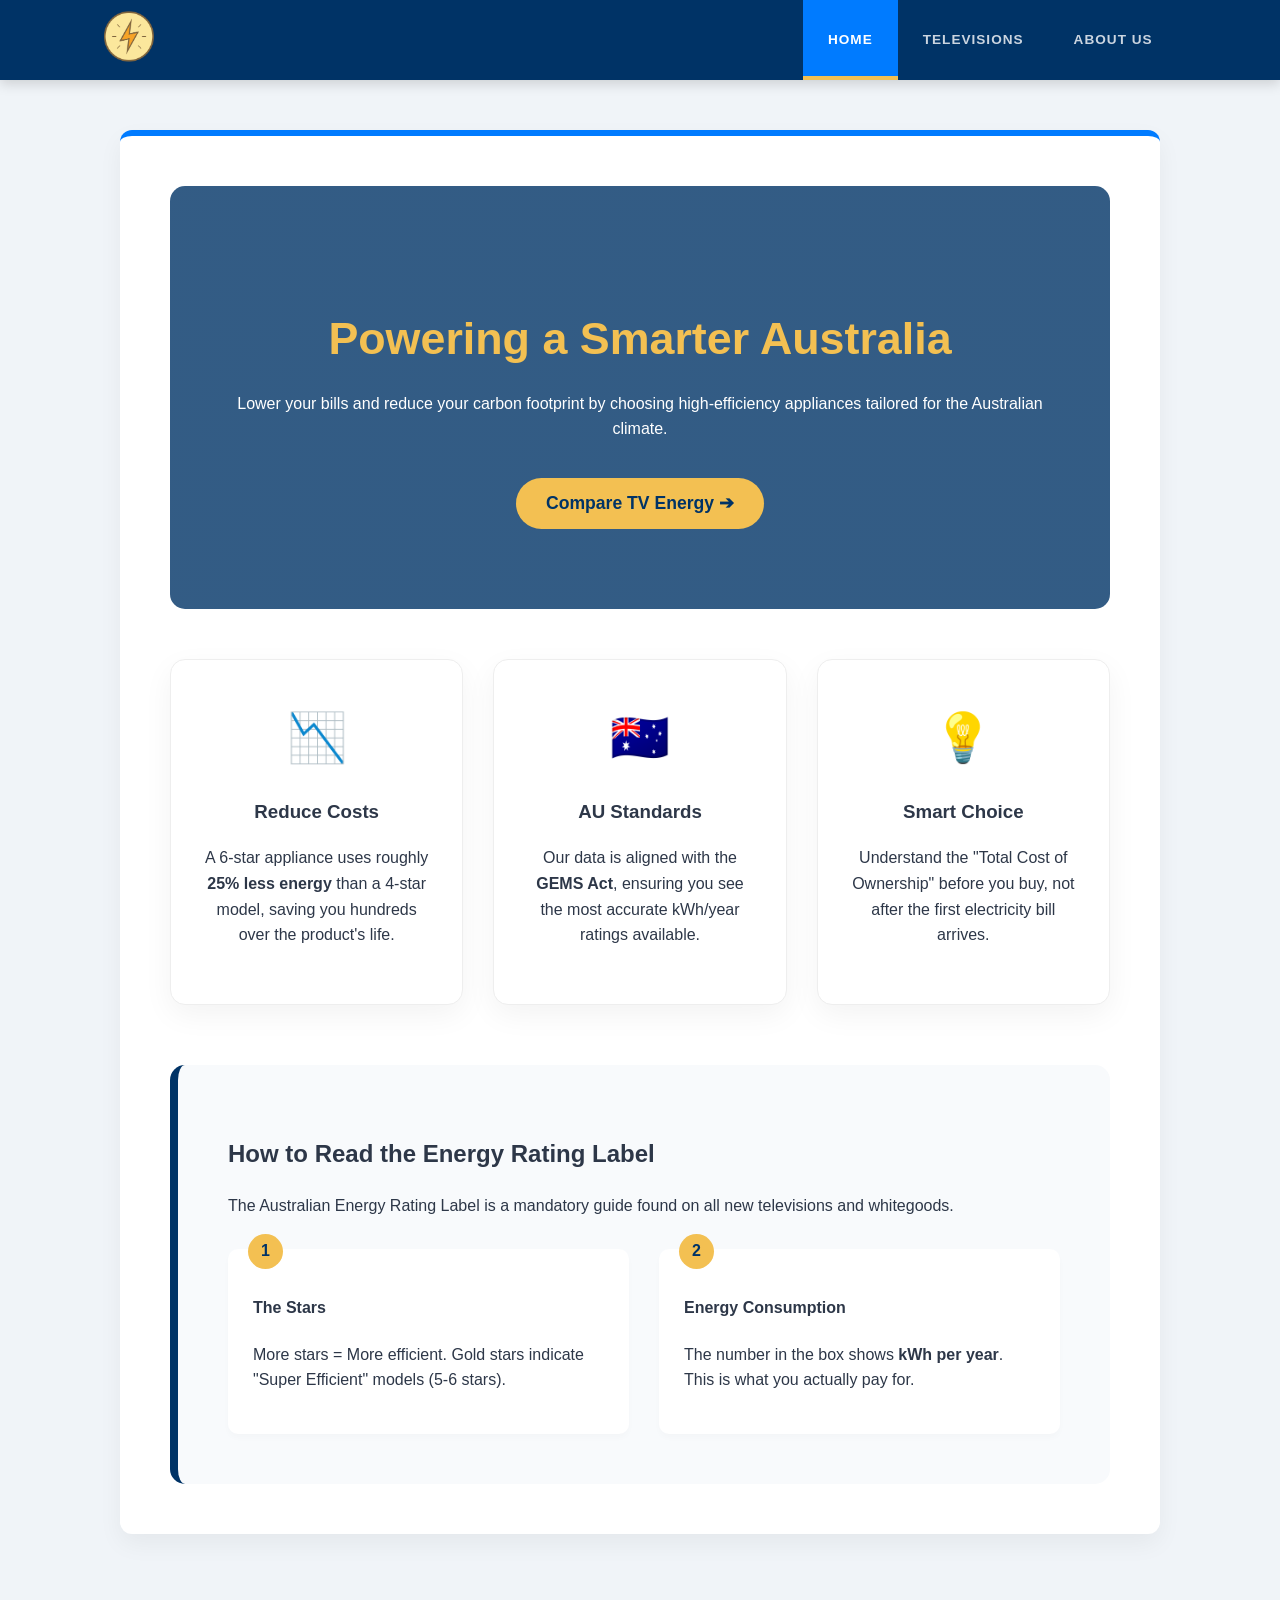
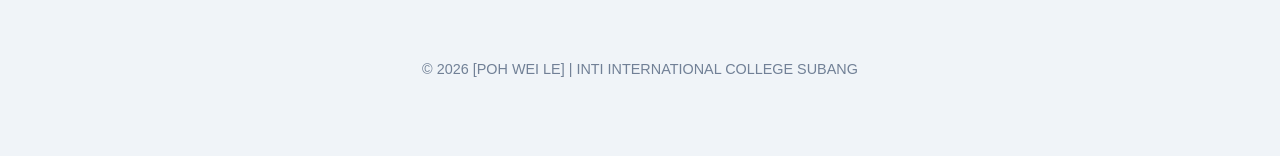
<file: Exercise 0.2/energy-webpage-v1/index.html>
<!DOCTYPE html>
<html lang="en">
<head>
    <meta charset="UTF-8">
    <meta name="viewport" content="width=device-width, initial-scale=1.0">
    <title>Energy Wise Australia</title>
    <link rel="stylesheet" href="./css/style.css">
</head>
<body>

    <header>
        <nav id="top-nav">
            <div class="logo-container">
                <img src="images/PowerIcon.png" alt="Power Logo" id="home-logo" onclick="showPage('home')">
            </div>
            <ul class="nav-links">
                <li><a href="#" id="link-home" class="active" onclick="showPage('home')">Home</a></li>
                <li><a href="#" id="link-televisions" onclick="showPage('televisions')">Televisions</a></li>
                <li><a href="#" id="link-about" onclick="showPage('about')">About Us</a></li>
            </ul>
        </nav>
    </header>

    <main id="content">
        <section id="home" class="page">
            <div class="hero-section">
                <div class="hero-content">
                    <h1>Powering a Smarter Australia</h1>
                    <p>Lower your bills and reduce your carbon footprint by choosing high-efficiency appliances tailored for the Australian climate.</p>
                    <button class="cta-button" onclick="showPage('televisions')">Compare TV Energy ➔</button>
                </div>
            </div>

            <div class="features-grid">
                <div class="feature-card">
                    <div class="card-icon">📉</div>
                    <h3>Reduce Costs</h3>
                    <p>A 6-star appliance uses roughly <strong>25% less energy</strong> than a 4-star model, saving you hundreds over the product's life.</p>
                </div>
                <div class="feature-card">
                    <div class="card-icon">🇦🇺</div>
                    <h3>AU Standards</h3>
                    <p>Our data is aligned with the <strong>GEMS Act</strong>, ensuring you see the most accurate kWh/year ratings available.</p>
                </div>
                <div class="feature-card">
                    <div class="card-icon">💡</div>
                    <h3>Smart Choice</h3>
                    <p>Understand the "Total Cost of Ownership" before you buy, not after the first electricity bill arrives.</p>
                </div>
            </div>

            <div class="label-explainer">
                <h2>How to Read the Energy Rating Label</h2>
                <p>The Australian Energy Rating Label is a mandatory guide found on all new televisions and whitegoods.</p>
                
                <div class="guide-flex">
                    <div class="guide-box">
                        <span class="number">1</span>
                        <h4>The Stars</h4>
                        <p>More stars = More efficient. Gold stars indicate "Super Efficient" models (5-6 stars).</p>
                    </div>
                    <div class="guide-box">
                        <span class="number">2</span>
                        <h4>Energy Consumption</h4>
                        <p>The number in the box shows <strong>kWh per year</strong>. This is what you actually pay for.</p>
                    </div>
                </div>
            </div>
        </section>

        <section id="televisions" class="page" style="display:none;">
            <h1>Television Energy Ratings</h1>
            <p>Compare the energy consumption of popular television models currently in the Australian market.</p>
            
            <div class="search-container">
                <input type="text" id="tvSearch" onkeyup="filterTable()" placeholder="Search by Brand or Model...">
            </div>

            <div id="csv-table-container">
                <p>Loading energy data...</p>
            </div>
        </section>

        <section id="about" class="page" style="display:none;">
            <div class="about-hero">
                <h1>Our Commitment to Australia</h1>
                <p class="lead-text">Empowering households with transparency, data, and sustainable choices since 2026.</p>
            </div>

            <div class="pillars-grid">
                <div class="pillar-card">
                    <div class="pillar-icon">🎯</div>
                    <h4>Accuracy</h4>
                    <p>We source data directly from national energy archives to ensure every kWh is accounted for.</p>
                </div>
                <div class="pillar-card">
                    <div class="pillar-icon">🌿</div>
                    <h4>Sustainability</h4>
                    <p>Our mission is to reduce the national carbon footprint, one appliance at a time.</p>
                </div>
                <div class="pillar-card">
                    <div class="pillar-icon">🤝</div>
                    <h4>Independence</h4>
                    <p>Energy Wise Australia is a neutral platform. Our star ratings are based on physics, not ads.</p>
                </div>
            </div>

            <div class="about-content-split">
                <div class="text-content">
                    <h3>Why We Do It</h3>
                    <p>The Australian energy market is one of the most complex in the world. With rising costs and a shift toward renewable energy, understanding how much power your TV or fridge pulls from the grid is no longer a luxury—it's a necessity.</p>
                    
                    <div class="mini-stat">
                        <span class="stat-number">10+ Stars</span>
                        <p>We track the latest "Super Efficient" appliances that go beyond the standard 6-star rating.</p>
                    </div>
                </div>
                
                <div class="visual-content">
                    <div class="star-rating-preview">
                        <div class="star-row">★★★★★</div>
                        <p>The standard of excellence in the Australian market.</p>
                    </div>
                </div>
            </div>

        </section>
    </main>

    <footer>
        <p>&copy; 2026 [POH WEI LE] | INTI INTERNATIONAL COLLEGE SUBANG</p>
    </footer>

    <script src="js/script.js"></script>
</body>
</html>
</file>
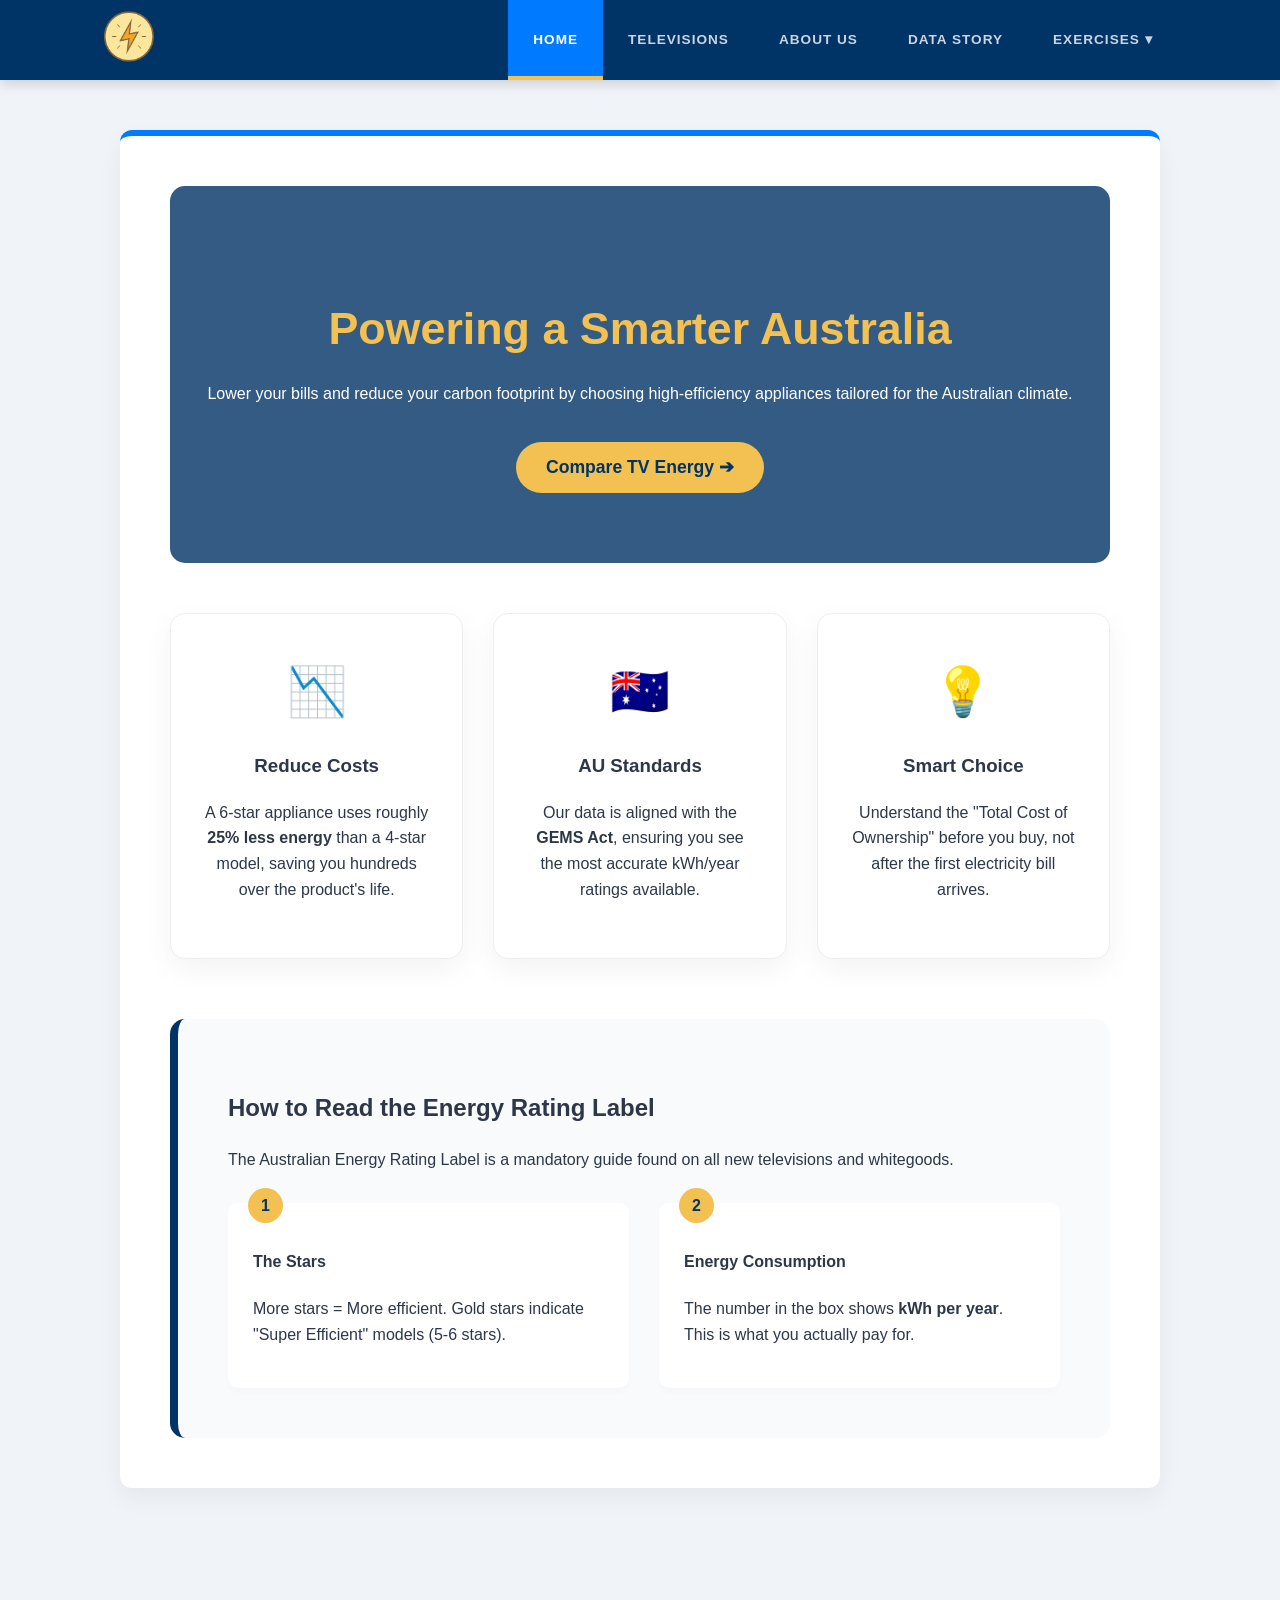
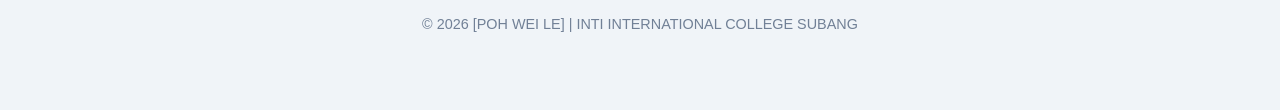
<file: Exercise 5/energy-webpage-v1/index.html>
<!DOCTYPE html>
<html lang="en">
<head>
    <meta charset="UTF-8">
    <meta name="viewport" content="width=device-width, initial-scale=1.0">
    <title>Energy Wise Australia</title>
    <link rel="icon" type="image/png" href="./images/PowerIcon2.png">
    <link rel="stylesheet" href="./css/style.css">
</head>
<body>

    <header>
        <nav id="top-nav">
            <div class="logo-container">
                <img src="images/PowerIcon.png" alt="Power Logo" id="home-logo" onclick="showPage('home')">
            </div>
            <ul class="nav-links">
                <li><a href="#" id="link-home" class="active" onclick="showPage('home')">Home</a></li>
                <li><a href="#" id="link-televisions" onclick="showPage('televisions')">Televisions</a></li>
                <li><a href="#" id="link-about" onclick="showPage('about')">About Us</a></li>
                <li><a href="#" id="link-data-story" onclick="showPage('data-story')">Data Story</a></li>
                
                <li class="dropdown">
                    <a href="#" class="dropbtn">Exercises ▾</a>
                    <div class="dropdown-content">
                        <a href="#" id="link-svg-exercise" onclick="showPage('svg-exercise')">SVG Exercise</a>
                        <a href="#" id="link-d3-exercise" onclick="showPage('d3-exercise')">Exercise 4</a>
                        <a href="#" id="link-d3-dashboard" onclick="showPage('d3-dashboard')">Exercise 5</a>
                    </div>
                </li>
            </ul>
        </nav>
    </header>

    <main id="content">
        <section id="home" class="page">
            <div class="hero-section">
                <div class="hero-content">
                    <h1>Powering a Smarter Australia</h1>
                    <p>Lower your bills and reduce your carbon footprint by choosing high-efficiency appliances tailored for the Australian climate.</p>
                    <button class="cta-button" onclick="showPage('televisions')">Compare TV Energy ➔</button>
                </div>
            </div>

            <div class="features-grid">
                <div class="feature-card">
                    <div class="card-icon">📉</div>
                    <h3>Reduce Costs</h3>
                    <p>A 6-star appliance uses roughly <strong>25% less energy</strong> than a 4-star model, saving you hundreds over the product's life.</p>
                </div>
                <div class="feature-card">
                    <div class="card-icon">🇦🇺</div>
                    <h3>AU Standards</h3>
                    <p>Our data is aligned with the <strong>GEMS Act</strong>, ensuring you see the most accurate kWh/year ratings available.</p>
                </div>
                <div class="feature-card">
                    <div class="card-icon">💡</div>
                    <h3>Smart Choice</h3>
                    <p>Understand the "Total Cost of Ownership" before you buy, not after the first electricity bill arrives.</p>
                </div>
            </div>

            <div class="label-explainer">
                <h2>How to Read the Energy Rating Label</h2>
                <p>The Australian Energy Rating Label is a mandatory guide found on all new televisions and whitegoods.</p>
                
                <div class="guide-flex">
                    <div class="guide-box">
                        <span class="number">1</span>
                        <h4>The Stars</h4>
                        <p>More stars = More efficient. Gold stars indicate "Super Efficient" models (5-6 stars).</p>
                    </div>
                    <div class="guide-box">
                        <span class="number">2</span>
                        <h4>Energy Consumption</h4>
                        <p>The number in the box shows <strong>kWh per year</strong>. This is what you actually pay for.</p>
                    </div>
                </div>
            </div>
        </section>

        <section id="televisions" class="page" style="display:none;">
            <h1>Television Energy Ratings</h1>
            <p>Compare the energy consumption of popular television models currently in the Australian market.</p>
            
            <div class="search-container">
                <input type="text" id="tvSearch" onkeyup="filterTable()" placeholder="Search by Brand or Model...">
            </div>

            <div id="csv-table-container">
                <p>Loading energy data...</p>
            </div>
        </section>

        <section id="about" class="page" style="display:none;">
            <div class="about-hero">
                <h1>Our Commitment to Australia</h1>
                <p class="lead-text">Empowering households with transparency, data, and sustainable choices since 2026.</p>
            </div>

            <div class="pillars-grid">
                <div class="pillar-card">
                    <div class="pillar-icon">🎯</div>
                    <h4>Accuracy</h4>
                    <p>We source data directly from national energy archives to ensure every kWh is accounted for.</p>
                </div>
                <div class="pillar-card">
                    <div class="pillar-icon">🌿</div>
                    <h4>Sustainability</h4>
                    <p>Our mission is to reduce the national carbon footprint, one appliance at a time.</p>
                </div>
                <div class="pillar-card">
                    <div class="pillar-icon">🤝</div>
                    <h4>Independence</h4>
                    <p>Energy Wise Australia is a neutral platform. Our star ratings are based on physics, not ads.</p>
                </div>
            </div>

            <div class="about-content-split">
                <div class="text-content">
                    <h3>Why We Do It</h3>
                    <p>The Australian energy market is one of the most complex in the world. With rising costs and a shift toward renewable energy, understanding how much power your TV or fridge pulls from the grid is no longer a luxury—it's a necessity.</p>
                    
                    <div class="mini-stat">
                        <span class="stat-number">10+ Stars</span>
                        <p>We track the latest "Super Efficient" appliances that go beyond the standard 6-star rating.</p>
                    </div>
                </div>
                
                <div class="visual-content">
                    <div class="star-rating-preview">
                        <div class="star-row">★★★★★</div>
                        <p>The standard of excellence in the Australian market.</p>
                    </div>
                </div>
            </div>
        </section>

        <section id="data-story" class="page" style="display:none;">
            <div class="hero-section">
                <div class="hero-content">
                    <h1>The Australian TV Energy Storyboard</h1>
                    <p>A visual journey exploring efficiency, size, and market trends.</p>
                </div>
            </div>

            <div class="data-story-grid">
                <div class="story-card" onclick="openStoryModal('q1-modal')">
                    <span class="card-number">01</span>
                    <h3>Market Availability</h3>
                    <p>What TV technologies are actually on Australian shelves?</p>
                    <span class="view-story-btn">View Storyboard ➔</span>
                </div>
                <div class="story-card" onclick="openStoryModal('q2-modal')">
                    <span class="card-number">02</span>
                    <h3>Popular Sizes</h3>
                    <p>Which screen sizes are the most frequent in the data?</p>
                    <span class="view-story-btn">View Storyboard ➔</span>
                </div>
                <div class="story-card" onclick="openStoryModal('q3-modal')">
                    <span class="card-number">03</span>
                    <h3>Brand Volume</h3>
                    <p>Which manufacturers provide the largest number of models?</p>
                    <span class="view-story-btn">View Storyboard ➔</span>
                </div>

                <div class="story-card wide-card" onclick="openStoryModal('q4-modal')">
                    <span class="card-number">04</span>
                    <h3>Efficiency King</h3>
                    <p>Which specific technology consumes the least power?</p>
                    <span class="view-story-btn">View Storyboard ➔</span>
                </div>
                <div class="story-card wide-card" onclick="openStoryModal('q5-modal')">
                    <span class="card-number">05</span>
                    <h3>Size vs. Power</h3>
                    <p>What is the mathematical relationship between inches and kWh?</p>
                    <span class="view-story-btn">View Storyboard ➔</span>
                </div>
            </div>

            <div class="story-modal-overlay" id="q1-modal">
                <div class="story-modal-content">
                    <span class="close-modal" onclick="closeStoryModal('q1-modal')">×</span>
                    <div class="carousel-container" id="carousel-q1">
                        <div class="carousel-slide active">
                            <img src="images/q1-f1.png" alt="Q1 Frame 1">
                            <p class="frame-caption"><strong>Frame 1 (Issue):</strong> Shoppers are overwhelmed by labels like LCD, OLED, and LED.</p>
                        </div>
                        <div class="carousel-slide">
                            <img src="images/q1-f2.png" alt="Q1 Frame 2">
                            <p class="frame-caption"><strong>Frame 2 :</strong> The GEMS dataset shows over 3 different display variations currently on sale.</p>
                        </div>
                        <div class="carousel-slide">
                            <img src="images/q1-f3.png" alt="Q1 Frame 3">
                            <p class="frame-caption"><strong>Frame 3 :</strong> We grouped these into three main categories—Standard LED, LCD, and OLED.</p>
                        </div>
                        <div class="carousel-slide">
                            <img src="images/q1-f4.png" alt="Q1 Frame 4">
                            <p class="frame-caption"><strong>Frame 4 :</strong> Analyzing model frequency for each category across the Australian market.</p>
                        </div>
                        <div class="carousel-slide">
                            <img src="images/q1-f5.png" alt="Q1 Frame 5">
                            <p class="frame-caption"><strong>Frame 5 :</strong> LED is revealed as the most frequent technology available.</p>
                        </div>
                        <div class="carousel-slide">
                            <img src="images/q1-f6.png" alt="Q1 Frame 6">
                            <p class="frame-caption"><strong>Frame 6 (Recommendation):</strong> Choose LED for value; choose OLED for premium contrast.</p>
                        </div>
                        <div class="carousel-controls">
                            <button onclick="moveSlide('carousel-q1', -1)">❮ Back</button>
                            <button onclick="moveSlide('carousel-q1', 1)">Next ❯</button>
                        </div>
                    </div>
                </div>
            </div>

            <div class="story-modal-overlay" id="q2-modal">
                <div class="story-modal-content">
                    <span class="close-modal" onclick="closeStoryModal('q2-modal')">×</span>
                    <div class="carousel-container" id="carousel-q2">
                        <div class="carousel-slide active"><img src="images/q2-f1.png"><p class="frame-caption"><strong>Frame 1 (Issue):</strong> Buyers struggle to pick a size that balances preference with availability.</p></div>
                        <div class="carousel-slide"><img src="images/q2-f2.png"><p class="frame-caption"><strong>Frame 2 :</strong> Data shows a massive range from 16" to 116", creating a "choice paradox".</p></div>
                        <div class="carousel-slide"><img src="images/q2-f3.png"><p class="frame-caption"><strong>Frame 3 :</strong> Identifying the "Standard" Australian sizes used by most manufacturers.</p></div>
                        <div class="carousel-slide"><img src="images/q2-f4.png"><p class="frame-caption"><strong>Frame 4 :</strong> Mapping total models against specific screen inch categories.</p></div>
                        <div class="carousel-slide"><img src="images/q2-f5.png"><p class="frame-caption"><strong>Frame 5 :</strong> Bar chart show 55" and 65" are the most frequent "sweet spot" sizes.</p></div>
                        <div class="carousel-slide"><img src="images/q2-f6.png"><p class="frame-caption"><strong>Frame 6 (Recommendation):</strong> Shop 55-65" for the most competitive pricing and model variety.</p></div>
                        <div class="carousel-controls"><button onclick="moveSlide('carousel-q2', -1)">❮ Back</button><button onclick="moveSlide('carousel-q2', 1)">Next ❯</button></div>
                    </div>
                </div>
            </div>

            <div class="story-modal-overlay" id="q3-modal">
                <div class="story-modal-content">
                    <span class="close-modal" onclick="closeStoryModal('q3-modal')">×</span>
                    <div class="carousel-container" id="carousel-q3">
                        <div class="carousel-slide active"><img src="images/q3-f1.png"><p class="frame-caption"><strong>Frame 1 (Issue):</strong> Over 100 brands exist; which ones provide actual variety?</p></div>
                        <div class="carousel-slide"><img src="images/q3-f2.png"><p class="frame-caption"><strong>Frame 2 :</strong> Many obscure brands offer few energy-efficient options compared to leaders.</p></div>
                        <div class="carousel-slide"><img src="images/q3-f3.png"><p class="frame-caption"><strong>Frame 3 :</strong> Ranking manufacturers by model count to see who provides most choice.</p></div>
                        <div class="carousel-slide"><img src="images/q3-f4.png"><p class="frame-caption"><strong>Frame 4 :</strong> Categorizing the 2026 dataset by manufacturer volume.</p></div>
                        <div class="carousel-slide"><img src="images/q3-f5.png"><p class="frame-caption"><strong>Frame 5 :</strong> Bar charts show Samsung and KOGAN lead the market in variety.</p></div>
                        <div class="carousel-slide"><img src="images/q3-f6.png"><p class="frame-caption"><strong>Frame 6 (Recommendation):</strong> Stick to major brands for transparency and high-efficiency choices.</p></div>
                        <div class="carousel-controls"><button onclick="moveSlide('carousel-q3', -1)">❮ Back</button><button onclick="moveSlide('carousel-q3', 1)">Next ❯</button></div>
                    </div>
                </div>
            </div>

            <div class="story-modal-overlay" id="q4-modal">
                <div class="story-modal-content">
                    <span class="close-modal" onclick="closeStoryModal('q4-modal')">×</span>
                    <div class="carousel-container" id="carousel-q4">
                        <div class="carousel-slide active"><img src="images/q4-f1.png"><p class="frame-caption"><strong>Frame 1 (Issue):</strong> Can choosing the right tech lower your electricity bill?</p></div>
                        <div class="carousel-slide"><img src="images/q4-f2.png"><p class="frame-caption"><strong>Frame 2 :</strong> Standard LED backlights waste power even during dark scenes.</p></div>
                        <div class="carousel-slide"><img src="images/q4-f3.png"><p class="frame-caption"><strong>Frame 3 :</strong> Investigating OLED pixels versus traditional backlighting.</p></div>
                        <div class="carousel-slide"><img src="images/q4-f4.png"><p class="frame-caption"><strong>Frame 4 :</strong> Testing average power draw across technology types.</p></div>
                        <div class="carousel-slide"><img src="images/q4-f5.png"><p class="frame-caption"><strong>Frame 5 :</strong> LCD technology draws the least power in normal watching tests.</p></div>
                        <div class="carousel-slide"><img src="images/q4-f6.png"><p class="frame-caption"><strong>Frame 6 (Recommendation):</strong> Invest in LCD for long-term savings, choose OLED for cinematic viewing.</p></div>
                        <div class="carousel-controls"><button onclick="moveSlide('carousel-q4', -1)">❮ Back</button><button onclick="moveSlide('carousel-q4', 1)">Next ❯</button></div>
                    </div>
                </div>
            </div>

            <div class="story-modal-overlay" id="q5-modal">
                <div class="story-modal-content">
                    <span class="close-modal" onclick="closeStoryModal('q5-modal')">×</span>
                    <div class="carousel-container" id="carousel-q5">
                        <div class="carousel-slide active"><img src="images/q5-f1.png"><p class="frame-caption"><strong>Frame 1 (Issue):</strong> Does a larger screen always result in a much higher bill?</p></div>
                        <div class="carousel-slide"><img src="images/q5-f2.png"><p class="frame-caption"><strong>Frame 2 :</strong> 32" vs 75" reveals a giant gap in raw electricity demand.</p></div>
                        <div class="carousel-slide"><img src="images/q5-f3.png"><p class="frame-caption"><strong>Frame 3 :</strong> Plotting every model to find the exact mathematical trend.</p></div>
                        <div class="carousel-slide"><img src="images/q5-f4.png"><p class="frame-caption"><strong>Frame 4 :</strong> Measuring "Surface Area Effect" on annual kWh usage.</p></div>
                        <div class="carousel-slide"><img src="images/q5-f5.png"><p class="frame-caption"><strong>Frame 5 :</strong> Scatter plots confirm a direct, positive correlation: Size = Power.</p></div>
                        <div class="carousel-slide"><img src="images/q5-f6.png"><p class="frame-caption"><strong>Frame 6 (Recommendation):</strong> Upscaling size adds cost; always check the kWh label.</p></div>
                        <div class="carousel-controls"><button onclick="moveSlide('carousel-q5', -1)">❮ Back</button><button onclick="moveSlide('carousel-q5', 1)">Next ❯</button></div>
                    </div>
                </div>
            </div>

        </section>

        <section id="svg-exercise" class="page" style="display:none;">
            <div class="hero-section">
                <div class="hero-content">
                    <h1>The SVG Modern Cottage</h1>
                    <p>An exploration of Scalable Vector Graphics, nested grouping, and coordinate systems.</p>
                </div>
            </div>

            <div class="feature-card" style="margin-bottom: 10px; padding: 20px;">
                <div style="text-align: center; overflow-x: auto;">
                    <svg viewBox="0 0 800 600" width="100%" height="auto" style="max-width: 800px; border:2px solid var(--primary-blue); background: #bae6fd; border-radius: 15px;">
                        
                        <g fill="#ffffff" opacity="0.7">
                            <ellipse cx="100" cy="80" rx="40" ry="25" />
                            <ellipse cx="140" cy="90" rx="50" ry="30" />
                            <ellipse cx="650" cy="120" rx="60" ry="35" />
                        </g>

                        <rect x="0" y="450" width="800" height="150" fill="#4ade80" />

                        <path d="M 400 600 Q 380 520 400 450" stroke="#94a3b8" stroke-width="60" fill="none" stroke-dasharray="12, 6" />

                        <rect x="300" y="160" width="30" height="70" fill="#991b1b" stroke="#450a0a" /> <g fill="#64748b" opacity="0.4">
                            <circle cx="315" cy="140" r="8" />
                            <circle cx="330" cy="115" r="12" />
                            <circle cx="350" cy="85" r="18" />
                        </g>

                        <rect x="250" y="230" width="300" height="220" fill="#fef08a" stroke="#ca8a04" stroke-width="3" /> <path d="M 230 230 L 400 80 L 570 230 Z" fill="#450a0a" stroke="#1c1917" stroke-width="2" /> <circle cx="400" cy="160" r="25" fill="#e0f2fe" stroke="#0ea5e9" stroke-width="2" /> <g transform="translate(0, 0)" fill="#e0f2fe" stroke="#0ea5e9" stroke-width="2">
                            <g transform="translate(280, 270)">
                                <rect x="0" y="0" width="60" height="80" />
                                <line x1="0" y1="40" x2="60" y2="40" />
                                <line x1="30" y1="0" x2="30" y2="80" />
                            </g>
                            <g transform="translate(460, 270)">
                                <rect x="0" y="0" width="60" height="80" />
                                <line x1="0" y1="40" x2="60" y2="40" />
                                <line x1="30" y1="0" x2="30" y2="80" />
                            </g>
                        </g>

                        <rect x="370" y="340" width="60" height="110" fill="#1e3a8a" />
                        <circle cx="415" cy="395" r="3" fill="#fbbf24" />

                        <g transform="translate(120, 480)">
                            <rect x="-10" y="-120" width="20" height="120" fill="#78350f" />
                            <ellipse cx="0" cy="-140" rx="70" ry="60" fill="#166534" />
                            <ellipse cx="30" cy="-160" rx="50" ry="45" fill="#15803d" />
                            <ellipse cx="-25" cy="-170" rx="45" ry="40" fill="#14532d" />
                        </g>

                        <g transform="translate(600, 520)">
                            <ellipse cx="0" cy="0" rx="80" ry="25" fill="#451a03" opacity="0.3" /> 
                            <g transform="translate(-30, 0)">
                                <line x1="0" y1="0" x2="0" y2="-40" stroke="#166534" stroke-width="3" />
                                <path d="M -8 -40 Q 0 -55 8 -40 Z" fill="#ef4444" />
                            </g>
                            <g transform="translate(0, 5)">
                                <line x1="0" y1="0" x2="0" y2="-45" stroke="#166534" stroke-width="3" />
                                <path d="M -8 -45 Q 0 -60 8 -45 Z" fill="#f59e0b" />
                            </g>
                            <g transform="translate(30, 0)">
                                <line x1="0" y1="0" x2="0" y2="-40" stroke="#166534" stroke-width="3" />
                                <path d="M -8 -40 Q 0 -55 8 -40 Z" fill="#ec4899" />
                            </g>
                        </g>

                        <text x="400" y="580" font-family="Arial" font-size="22" font-weight="bold" fill="#1e3a8a" text-anchor="middle">
                            Garden & Yellow Cottage
                        </text>
                    </svg>
                </div>
            </div>
                
            <div class="feature-card" style="grid-column: span 2;">
                <div class="card-icon">📏</div>
                <h3>Technical Coordinate Mapping</h3>
                <p>The table below annotates each SVG shape type used in the "Garden & Yellow Cottage" diagram.</p>
                
                <div style="overflow-x: auto; margin-top: 10px;">
                    <table class="energy-table">
                        <thead>
                            <tr>
                                <th style="width: 15%;">Shape Type</th>
                                <th style="width: 30%;">Code Element</th>
                                <th style="width: 35%;">Key Attributes</th>
                                <th style="width: 20%;">Visual Part</th>
                            </tr>
                        </thead>
                        <tbody>
                            <tr>
                                <td><strong>Rectangle</strong></td>
                                <td><code>&lt;rect x="250" y="230" ...&gt;</code></td>
                                <td>Top-left corner at (250, 230). Extends 300px right and 220px down.</td>
                                <td>Main House Body</td>
                            </tr>
                            <tr>
                                <td><strong>Circle</strong></td>
                                <td><code>&lt;circle cx="415" cy="395" r="3"&gt;</code></td>
                                <td>Center point at (415, 395) with a radius of 3px.</td>
                                <td>Door Knob</td>
                            </tr>
                            <tr>
                                <td><strong>Ellipse</strong></td>
                                <td><code>&lt;ellipse cx="100" cy="80" rx="40" ry="25"&gt;</code></td>
                                <td>Center at (100, 80). Horizontal radius 40px, vertical radius 25px.</td>
                                <td>Cloud Shapes</td>
                            </tr>
                            <tr>
                                <td><strong>Line</strong></td>
                                <td><code>&lt;line x1="0" y1="0" x2="0" y2="-40"&gt;</code></td>
                                <td>Starts at origin (0, 0) and ends at (0, -40) relative to its group.</td>
                                <td>Flower Stems</td>
                            </tr>
                            <tr>
                                <td><strong>Path (Polygon)</strong></td>
                                <td><code>&lt;path d="M 230 230 L 400 80 L 570 230 Z"&gt;</code></td>
                                <td>M moves to (230, 230). L draws lines to (400, 80) and (570, 230). Z closes the triangle.</td>
                                <td>Roof Triangle</td>
                            </tr>
                            <tr>
                                <td><strong>Path (Curve)</strong></td>
                                <td><code>&lt;path d="M 400 600 Q 380 520 400 450"&gt;</code></td>
                                <td>M starts at (400, 600). Q draws a Quadratic Bézier curve through control point (380, 520).</td>
                                <td>Stone Path</td>
                            </tr>
                            <tr>
                                <td><strong>Text</strong></td>
                                <td><code>&lt;text x="400" y="580"&gt;</code></td>
                                <td>Baseline positioned at (400, 580). <code>text-anchor="middle"</code> centers the text.</td>
                                <td>Diagram Label</td>
                            </tr>
                            <tr>
                                <td><strong>Group (&lt;g&gt;)</strong></td>
                                <td><code>&lt;g fill="#e0f2fe" stroke="#0ea5e9"&gt;</code></td>
                                <td>Wraps window elements. <code>fill</code> and <code>stroke</code> apply to all children automatically.</td>
                                <td>Window Units</td>
                            </tr>
                        </tbody>
                    </table>
                </div>

                <div class="dom-documentation-rows" style="display: flex; flex-direction: column; gap: 30px;">

                    <div class="feature-card" style="width: 100%; text-align: center;">
                        <div class="card-icon">🌳</div>
                        <h3>DOM Hierarchy View</h3>
                        <div style="display: flex; flex-direction: column; align-items: center; gap: 20px;">
                            <img src="images/dom_hierarchy.png" alt="Expanded SVG Tags" style="width: 100%; max-width: 650px; border-radius: 8px; border: 1px solid #ddd; box-shadow: 0 4px 10px rgba(0,0,0,0.1);">
                            <div style="max-width: 700px; text-align: left;">
                                <p><strong>(Part A):</strong> This view displays the fully expanded <code>&lt;svg&gt;</code> tree within the browser's <strong>Elements</strong> tab.</p>
                                <p>By expanding the nodes, we can verify how the browser nests <code>&lt;g&gt;</code>, <code>&lt;rect&gt;</code>, and <code>&lt;path&gt;</code> tags as distinct, manageable objects.</p>
                            </div>
                        </div>
                    </div>

                    <div class="feature-card" style="width: 100%; text-align: center;">
                        <div class="card-icon">🔦</div>
                        <h3>Live View Verification</h3>
                        <div style="display: flex; flex-direction: column; align-items: center; gap: 20px;">
                            <img src="images/dom_highlight.png" alt="Highlighted Viewport" style="width: 100%; max-width: 650px; border-radius: 8px; border: 1px solid #ddd; box-shadow: 0 4px 10px rgba(0,0,0,0.1);">
                            <div style="max-width: 700px; text-align: left;">
                                <p><strong>(Part B):</strong> This verification shows the "Highlight" effect triggered by the inspector tool.</p>
                                <p>When the mouse hovers over the SVG node in the code, the browser creates a blue overlay on the webpage, confirming the direct link between the mathematical code and the visual output.</p>
                            </div>
                        </div>
                    </div>

                </div>

            </div>

        </section>

        <section id="d3-exercise" class="page" style="display:none;">
            <div class="hero-section">
                <div class="hero-content">
                    <h1>TV Energy Consumption Analysis</h1>
                    <p>An interactive Bar Chart visualization comparing average power usage across major electronics brands.</p>
                    <div class="hero-stats">
                        <span><strong>Data Source:</strong> Energy Rating Dataset</span><br>
                        <span><strong>Metric:</strong> Average kWh/Year</span>
                        <span><strong>Library:</strong> D3.js</span>
                    </div>
                </div>
            </div>

            <div class="chart-wrapper">
                <div class="responsive-svg-container"></div>
            </div>
        </section>

        <section id="d3-dashboard" class="page" style="display:none;">
            <div class="hero-section">
                <div class="hero-content">
                    <h1>Multi-Chart Analytics Environment</h1>
                    <p>An advanced diagnostic dashboard exploring product-level television data alongside macro-level Australian energy spot prices.</p>
                </div>
            </div>

            <div class="dashboard-grid">
                
                <div class="chart-card">
                    <h3>Energy Consumption vs. Star Rating</h3>
                    <p class="chart-desc">Plots individual data records from the primary dataset to investigate if a higher star classification successfully compresses annual usage footprints.</p>
                    <div class="responsive-svg-container" id="scatter-container"></div>
                </div>

                <div class="chart-card">
                    <h3>Screen Technology Impact (All Sizes)</h3>
                    <p class="chart-desc">Proportional distribution of mean energy consumption across the entire market, broken down by screen manufacturing methods and built via radial layout components.</p>
                    <div class="responsive-svg-container" id="donut-container"></div>
                </div>

                <div class="chart-card">
                    <h3>Screen Technology Impact (55" Only)</h3>
                    <p class="chart-desc">Isolating identical dimensional surface sizes to evaluate how baseline panel classifications change electrical load demands without dimensional skewing.</p>
                    <div class="responsive-svg-container" id="bar-container"></div>
                </div>

                <div class="chart-card">
                    <h3>Wholesale Electricity Spot Prices (1998 - 2024)</h3>
                    <p class="chart-desc">Longitudinal time-series analysis tracking average regional Australian grid market pool pricing structures across interconnected vector chronological coordinate splines.</p>
                    <div class="responsive-svg-container" id="line-container"></div>
                </div>

            </div>
        </section>

    </main>

    <footer>
        <p>&copy; 2026 [POH WEI LE] | INTI INTERNATIONAL COLLEGE SUBANG</p>
    </footer>

    <script src="js/script.js"></script>

    <script src="https://d3js.org/d3.v7.min.js"></script>

    <script src="js/d3.js"></script>
    <script src="js/chart-scatter.js"></script>
    <script src="js/chart-donut.js"></script>
    <script src="js/chart-bar55.js"></script>
    <script src="js/chart-line.js"></script>

</body>

</html>
</file>
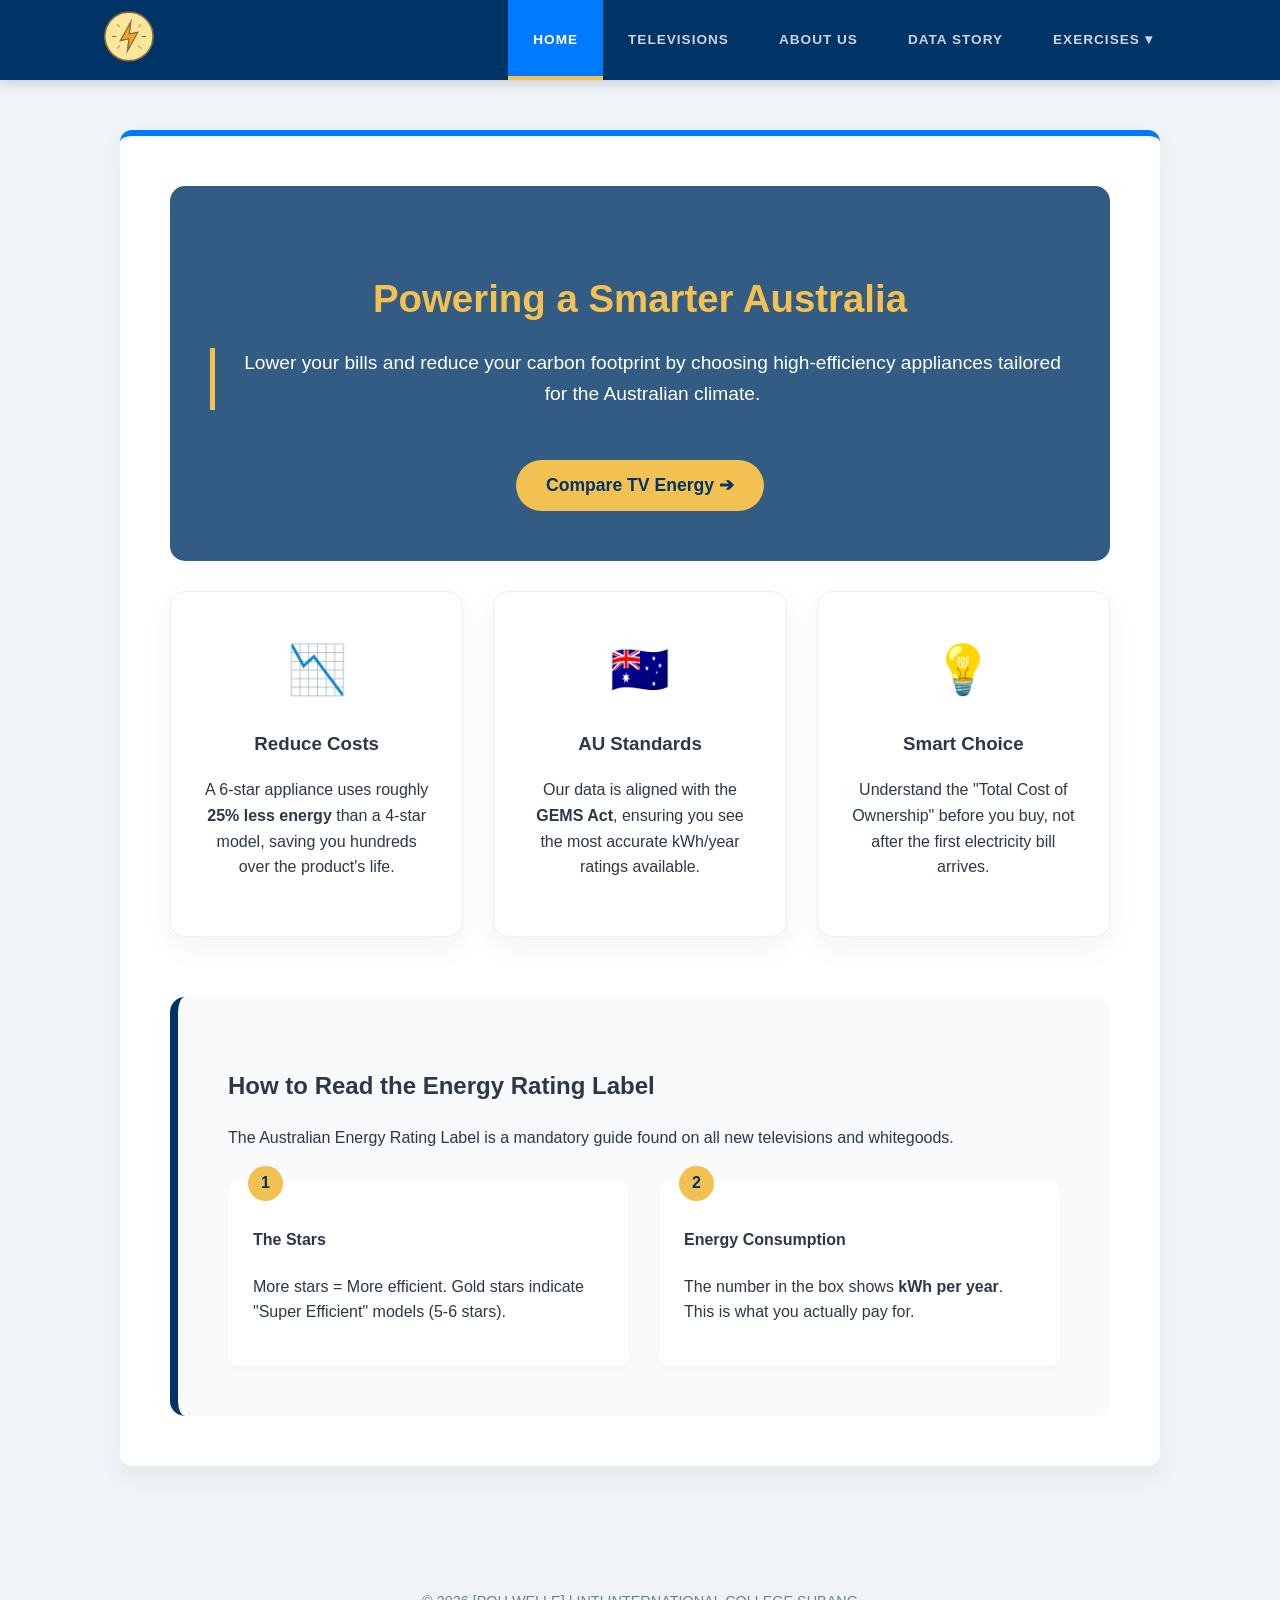
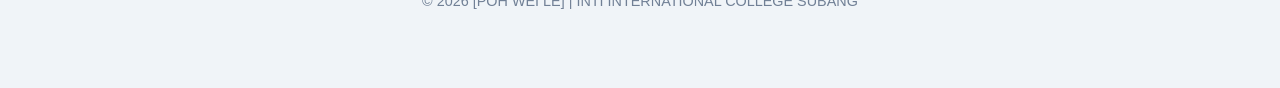
<file: Exercise 6/energy-webpage-v1/index.html>
<!DOCTYPE html>
<html lang="en">
<head>
    <meta charset="UTF-8">
    <meta name="viewport" content="width=device-width, initial-scale=1.0">
    <title>Energy Wise Australia</title>
    <link rel="icon" type="image/png" href="./images/PowerIcon2.png">
    <link rel="stylesheet" href="./css/style.css">

    <link rel="stylesheet" href="./css/base.css">
    <link rel="stylesheet" href="./css/visualisations.css">

</head>
<body>

    <header>
        <nav id="top-nav">
            <div class="logo-container">
                <img src="images/PowerIcon.png" alt="Power Logo" id="home-logo" onclick="showPage('home')">
            </div>
            <ul class="nav-links">
                <li><a href="#" id="link-home" class="active" onclick="showPage('home')">Home</a></li>
                <li><a href="#" id="link-televisions" onclick="showPage('televisions')">Televisions</a></li>
                <li><a href="#" id="link-about" onclick="showPage('about')">About Us</a></li>
                <li><a href="#" id="link-data-story" onclick="showPage('data-story')">Data Story</a></li>
                
                <li class="dropdown">
                    <a href="#" class="dropbtn">Exercises ▾</a>
                    <div class="dropdown-content">
                        <a href="#" id="link-svg-exercise" onclick="showPage('svg-exercise')">SVG Exercise</a>
                        <a href="#" id="link-d3-exercise" onclick="showPage('d3-exercise')">Exercise 4</a>
                        <a href="#" id="link-d3-dashboard" onclick="showPage('d3-dashboard')">Exercise 5</a>
                        <a href="#" id="link-d3-histogram" onclick="showPage('d3-histogram')">Exercise 6</a>
                    </div>
                </li>
            </ul>
        </nav>
    </header>

    <main id="content">
        <section id="home" class="page">
            <div class="hero-section">
                <div class="hero-content">
                    <h1>Powering a Smarter Australia</h1>
                    <p class="lead-text">Lower your bills and reduce your carbon footprint by choosing high-efficiency appliances tailored for the Australian climate.</p>
                    <button class="cta-button" onclick="showPage('televisions')">Compare TV Energy ➔</button>
                </div>
            </div>

            <div class="features-grid">
                <div class="feature-card">
                    <div class="card-icon">📉</div>
                    <h3>Reduce Costs</h3>
                    <p>A 6-star appliance uses roughly <strong>25% less energy</strong> than a 4-star model, saving you hundreds over the product's life.</p>
                </div>
                <div class="feature-card">
                    <div class="card-icon">🇦🇺</div>
                    <h3>AU Standards</h3>
                    <p>Our data is aligned with the <strong>GEMS Act</strong>, ensuring you see the most accurate kWh/year ratings available.</p>
                </div>
                <div class="feature-card">
                    <div class="card-icon">💡</div>
                    <h3>Smart Choice</h3>
                    <p>Understand the "Total Cost of Ownership" before you buy, not after the first electricity bill arrives.</p>
                </div>
            </div>

            <div class="label-explainer">
                <h2>How to Read the Energy Rating Label</h2>
                <p>The Australian Energy Rating Label is a mandatory guide found on all new televisions and whitegoods.</p>
                
                <div class="guide-flex">
                    <div class="guide-box">
                        <span class="number">1</span>
                        <h4>The Stars</h4>
                        <p>More stars = More efficient. Gold stars indicate "Super Efficient" models (5-6 stars).</p>
                    </div>
                    <div class="guide-box">
                        <span class="number">2</span>
                        <h4>Energy Consumption</h4>
                        <p>The number in the box shows <strong>kWh per year</strong>. This is what you actually pay for.</p>
                    </div>
                </div>
            </div>
        </section>

        <section id="televisions" class="page" style="display:none;">
            <div class="hero-section">
                <div class="hero-content">
                    <h1>Television Energy Ratings</h1>
                    <p class="lead-text">Compare the energy consumption of popular television models currently in the Australian market.</p>
                </div>
            </div>

            <div class="search-container">
                <input type="text" id="tvSearch" onkeyup="filterTable()" placeholder="Search by Brand or Model...">
            </div>

            <div id="csv-table-container">
                <p>Loading energy data...</p>
            </div>
        </section>

        <section id="about" class="page" style="display:none;">
            <div class="hero-section">
                <div class="hero-content">
                    <h1>Our Commitment to Australia</h1>
                    <p class="lead-text">Empowering households with transparency, data, and sustainable choices since 2026.</p>
                </div>
            </div>

            <div class="pillars-grid">
                <div class="pillar-card">
                    <div class="pillar-icon">🎯</div>
                    <h4>Accuracy</h4>
                    <p>We source data directly from national energy archives to ensure every kWh is accounted for.</p>
                </div>
                <div class="pillar-card">
                    <div class="pillar-icon">🌿</div>
                    <h4>Sustainability</h4>
                    <p>Our mission is to reduce the national carbon footprint, one appliance at a time.</p>
                </div>
                <div class="pillar-card">
                    <div class="pillar-icon">🤝</div>
                    <h4>Independence</h4>
                    <p>Energy Wise Australia is a neutral platform. Our star ratings are based on physics, not ads.</p>
                </div>
            </div>

            <div class="about-content-split">
                <div class="text-content">
                    <h3>Why We Do It</h3>
                    <p>The Australian energy market is one of the most complex in the world. With rising costs and a shift toward renewable energy, understanding how much power your TV or fridge pulls from the grid is no longer a luxury—it's a necessity.</p>
                    
                    <div class="mini-stat">
                        <span class="stat-number">10+ Stars</span>
                        <p>We track the latest "Super Efficient" appliances that go beyond the standard 6-star rating.</p>
                    </div>
                </div>
                
                <div class="visual-content">
                    <div class="star-rating-preview">
                        <div class="star-row">★★★★★</div>
                        <p>The standard of excellence in the Australian market.</p>
                    </div>
                </div>
            </div>
        </section>

        <section id="data-story" class="page" style="display:none;">
            <div class="hero-section">
                <div class="hero-content">
                    <h1>The Australian TV Energy Storyboard</h1>
                    <p class="lead-text">A visual journey exploring efficiency, size, and market trends.</p>
                </div>
            </div>

            <div class="data-story-grid">
                <div class="story-card" onclick="openStoryModal('q1-modal')">
                    <span class="card-number">01</span>
                    <h3>Market Availability</h3>
                    <p>What TV technologies are actually on Australian shelves?</p>
                    <span class="view-story-btn">View Storyboard ➔</span>
                </div>
                <div class="story-card" onclick="openStoryModal('q2-modal')">
                    <span class="card-number">02</span>
                    <h3>Popular Sizes</h3>
                    <p>Which screen sizes are the most frequent in the data?</p>
                    <span class="view-story-btn">View Storyboard ➔</span>
                </div>
                <div class="story-card" onclick="openStoryModal('q3-modal')">
                    <span class="card-number">03</span>
                    <h3>Brand Volume</h3>
                    <p>Which manufacturers provide the largest number of models?</p>
                    <span class="view-story-btn">View Storyboard ➔</span>
                </div>

                <div class="story-card wide-card" onclick="openStoryModal('q4-modal')">
                    <span class="card-number">04</span>
                    <h3>Efficiency King</h3>
                    <p>Which specific technology consumes the least power?</p>
                    <span class="view-story-btn">View Storyboard ➔</span>
                </div>
                <div class="story-card wide-card" onclick="openStoryModal('q5-modal')">
                    <span class="card-number">05</span>
                    <h3>Size vs. Power</h3>
                    <p>What is the mathematical relationship between inches and kWh?</p>
                    <span class="view-story-btn">View Storyboard ➔</span>
                </div>
            </div>

            <div class="story-modal-overlay" id="q1-modal">
                <div class="story-modal-content">
                    <span class="close-modal" onclick="closeStoryModal('q1-modal')">×</span>
                    <div class="carousel-container" id="carousel-q1">
                        <div class="carousel-slide active">
                            <img src="images/q1-f1.png" alt="Q1 Frame 1">
                            <p class="frame-caption"><strong>Frame 1 (Issue):</strong> Shoppers are overwhelmed by labels like LCD, OLED, and LED.</p>
                        </div>
                        <div class="carousel-slide">
                            <img src="images/q1-f2.png" alt="Q1 Frame 2">
                            <p class="frame-caption"><strong>Frame 2 :</strong> The GEMS dataset shows over 3 different display variations currently on sale.</p>
                        </div>
                        <div class="carousel-slide">
                            <img src="images/q1-f3.png" alt="Q1 Frame 3">
                            <p class="frame-caption"><strong>Frame 3 :</strong> We grouped these into three main categories—Standard LED, LCD, and OLED.</p>
                        </div>
                        <div class="carousel-slide">
                            <img src="images/q1-f4.png" alt="Q1 Frame 4">
                            <p class="frame-caption"><strong>Frame 4 :</strong> Analyzing model frequency for each category across the Australian market.</p>
                        </div>
                        <div class="carousel-slide">
                            <img src="images/q1-f5.png" alt="Q1 Frame 5">
                            <p class="frame-caption"><strong>Frame 5 :</strong> LED is revealed as the most frequent technology available.</p>
                        </div>
                        <div class="carousel-slide">
                            <img src="images/q1-f6.png" alt="Q1 Frame 6">
                            <p class="frame-caption"><strong>Frame 6 (Recommendation):</strong> Choose LED for value; choose OLED for premium contrast.</p>
                        </div>
                        <div class="carousel-controls">
                            <button onclick="moveSlide('carousel-q1', -1)">❮ Back</button>
                            <button onclick="moveSlide('carousel-q1', 1)">Next ❯</button>
                        </div>
                    </div>
                </div>
            </div>

            <div class="story-modal-overlay" id="q2-modal">
                <div class="story-modal-content">
                    <span class="close-modal" onclick="closeStoryModal('q2-modal')">×</span>
                    <div class="carousel-container" id="carousel-q2">
                        <div class="carousel-slide active"><img src="images/q2-f1.png"><p class="frame-caption"><strong>Frame 1 (Issue):</strong> Buyers struggle to pick a size that balances preference with availability.</p></div>
                        <div class="carousel-slide"><img src="images/q2-f2.png"><p class="frame-caption"><strong>Frame 2 :</strong> Data shows a massive range from 16" to 116", creating a "choice paradox".</p></div>
                        <div class="carousel-slide"><img src="images/q2-f3.png"><p class="frame-caption"><strong>Frame 3 :</strong> Identifying the "Standard" Australian sizes used by most manufacturers.</p></div>
                        <div class="carousel-slide"><img src="images/q2-f4.png"><p class="frame-caption"><strong>Frame 4 :</strong> Mapping total models against specific screen inch categories.</p></div>
                        <div class="carousel-slide"><img src="images/q2-f5.png"><p class="frame-caption"><strong>Frame 5 :</strong> Bar chart show 55" and 65" are the most frequent "sweet spot" sizes.</p></div>
                        <div class="carousel-slide"><img src="images/q2-f6.png"><p class="frame-caption"><strong>Frame 6 (Recommendation):</strong> Shop 55-65" for the most competitive pricing and model variety.</p></div>
                        <div class="carousel-controls"><button onclick="moveSlide('carousel-q2', -1)">❮ Back</button><button onclick="moveSlide('carousel-q2', 1)">Next ❯</button></div>
                    </div>
                </div>
            </div>

            <div class="story-modal-overlay" id="q3-modal">
                <div class="story-modal-content">
                    <span class="close-modal" onclick="closeStoryModal('q3-modal')">×</span>
                    <div class="carousel-container" id="carousel-q3">
                        <div class="carousel-slide active"><img src="images/q3-f1.png"><p class="frame-caption"><strong>Frame 1 (Issue):</strong> Over 100 brands exist; which ones provide actual variety?</p></div>
                        <div class="carousel-slide"><img src="images/q3-f2.png"><p class="frame-caption"><strong>Frame 2 :</strong> Many obscure brands offer few energy-efficient options compared to leaders.</p></div>
                        <div class="carousel-slide"><img src="images/q3-f3.png"><p class="frame-caption"><strong>Frame 3 :</strong> Ranking manufacturers by model count to see who provides most choice.</p></div>
                        <div class="carousel-slide"><img src="images/q3-f4.png"><p class="frame-caption"><strong>Frame 4 :</strong> Categorizing the 2026 dataset by manufacturer volume.</p></div>
                        <div class="carousel-slide"><img src="images/q3-f5.png"><p class="frame-caption"><strong>Frame 5 :</strong> Bar charts show Samsung and KOGAN lead the market in variety.</p></div>
                        <div class="carousel-slide"><img src="images/q3-f6.png"><p class="frame-caption"><strong>Frame 6 (Recommendation):</strong> Stick to major brands for transparency and high-efficiency choices.</p></div>
                        <div class="carousel-controls"><button onclick="moveSlide('carousel-q3', -1)">❮ Back</button><button onclick="moveSlide('carousel-q3', 1)">Next ❯</button></div>
                    </div>
                </div>
            </div>

            <div class="story-modal-overlay" id="q4-modal">
                <div class="story-modal-content">
                    <span class="close-modal" onclick="closeStoryModal('q4-modal')">×</span>
                    <div class="carousel-container" id="carousel-q4">
                        <div class="carousel-slide active"><img src="images/q4-f1.png"><p class="frame-caption"><strong>Frame 1 (Issue):</strong> Can choosing the right tech lower your electricity bill?</p></div>
                        <div class="carousel-slide"><img src="images/q4-f2.png"><p class="frame-caption"><strong>Frame 2 :</strong> Standard LED backlights waste power even during dark scenes.</p></div>
                        <div class="carousel-slide"><img src="images/q4-f3.png"><p class="frame-caption"><strong>Frame 3 :</strong> Investigating OLED pixels versus traditional backlighting.</p></div>
                        <div class="carousel-slide"><img src="images/q4-f4.png"><p class="frame-caption"><strong>Frame 4 :</strong> Testing average power draw across technology types.</p></div>
                        <div class="carousel-slide"><img src="images/q4-f5.png"><p class="frame-caption"><strong>Frame 5 :</strong> LCD technology draws the least power in normal watching tests.</p></div>
                        <div class="carousel-slide"><img src="images/q4-f6.png"><p class="frame-caption"><strong>Frame 6 (Recommendation):</strong> Invest in LCD for long-term savings, choose OLED for cinematic viewing.</p></div>
                        <div class="carousel-controls"><button onclick="moveSlide('carousel-q4', -1)">❮ Back</button><button onclick="moveSlide('carousel-q4', 1)">Next ❯</button></div>
                    </div>
                </div>
            </div>

            <div class="story-modal-overlay" id="q5-modal">
                <div class="story-modal-content">
                    <span class="close-modal" onclick="closeStoryModal('q5-modal')">×</span>
                    <div class="carousel-container" id="carousel-q5">
                        <div class="carousel-slide active"><img src="images/q5-f1.png"><p class="frame-caption"><strong>Frame 1 (Issue):</strong> Does a larger screen always result in a much higher bill?</p></div>
                        <div class="carousel-slide"><img src="images/q5-f2.png"><p class="frame-caption"><strong>Frame 2 :</strong> 32" vs 75" reveals a giant gap in raw electricity demand.</p></div>
                        <div class="carousel-slide"><img src="images/q5-f3.png"><p class="frame-caption"><strong>Frame 3 :</strong> Plotting every model to find the exact mathematical trend.</p></div>
                        <div class="carousel-slide"><img src="images/q5-f4.png"><p class="frame-caption"><strong>Frame 4 :</strong> Measuring "Surface Area Effect" on annual kWh usage.</p></div>
                        <div class="carousel-slide"><img src="images/q5-f5.png"><p class="frame-caption"><strong>Frame 5 :</strong> Scatter plots confirm a direct, positive correlation: Size = Power.</p></div>
                        <div class="carousel-slide"><img src="images/q5-f6.png"><p class="frame-caption"><strong>Frame 6 (Recommendation):</strong> Upscaling size adds cost; always check the kWh label.</p></div>
                        <div class="carousel-controls"><button onclick="moveSlide('carousel-q5', -1)">❮ Back</button><button onclick="moveSlide('carousel-q5', 1)">Next ❯</button></div>
                    </div>
                </div>
            </div>

        </section>

        <section id="svg-exercise" class="page" style="display:none;">
            <div class="hero-section">
                <div class="hero-content">
                    <h1>The SVG Modern Cottage</h1>
                    <p class="lead-text">An exploration of Scalable Vector Graphics, nested grouping, and coordinate systems.</p>
                </div>
            </div>

            <div class="feature-card" style="margin-bottom: 10px; padding: 20px;">
                <div style="text-align: center; overflow-x: auto;">
                    <svg viewBox="0 0 800 600" width="100%" height="auto" style="max-width: 800px; border:2px solid var(--primary-blue); background: #bae6fd; border-radius: 15px;">
                        
                        <g fill="#ffffff" opacity="0.7">
                            <ellipse cx="100" cy="80" rx="40" ry="25" />
                            <ellipse cx="140" cy="90" rx="50" ry="30" />
                            <ellipse cx="650" cy="120" rx="60" ry="35" />
                        </g>

                        <rect x="0" y="450" width="800" height="150" fill="#4ade80" />

                        <path d="M 400 600 Q 380 520 400 450" stroke="#94a3b8" stroke-width="60" fill="none" stroke-dasharray="12, 6" />

                        <rect x="300" y="160" width="30" height="70" fill="#991b1b" stroke="#450a0a" /> <g fill="#64748b" opacity="0.4">
                            <circle cx="315" cy="140" r="8" />
                            <circle cx="330" cy="115" r="12" />
                            <circle cx="350" cy="85" r="18" />
                        </g>

                        <rect x="250" y="230" width="300" height="220" fill="#fef08a" stroke="#ca8a04" stroke-width="3" /> <path d="M 230 230 L 400 80 L 570 230 Z" fill="#450a0a" stroke="#1c1917" stroke-width="2" /> <circle cx="400" cy="160" r="25" fill="#e0f2fe" stroke="#0ea5e9" stroke-width="2" /> <g transform="translate(0, 0)" fill="#e0f2fe" stroke="#0ea5e9" stroke-width="2">
                            <g transform="translate(280, 270)">
                                <rect x="0" y="0" width="60" height="80" />
                                <line x1="0" y1="40" x2="60" y2="40" />
                                <line x1="30" y1="0" x2="30" y2="80" />
                            </g>
                            <g transform="translate(460, 270)">
                                <rect x="0" y="0" width="60" height="80" />
                                <line x1="0" y1="40" x2="60" y2="40" />
                                <line x1="30" y1="0" x2="30" y2="80" />
                            </g>
                        </g>

                        <rect x="370" y="340" width="60" height="110" fill="#1e3a8a" />
                        <circle cx="415" cy="395" r="3" fill="#fbbf24" />

                        <g transform="translate(120, 480)">
                            <rect x="-10" y="-120" width="20" height="120" fill="#78350f" />
                            <ellipse cx="0" cy="-140" rx="70" ry="60" fill="#166534" />
                            <ellipse cx="30" cy="-160" rx="50" ry="45" fill="#15803d" />
                            <ellipse cx="-25" cy="-170" rx="45" ry="40" fill="#14532d" />
                        </g>

                        <g transform="translate(600, 520)">
                            <ellipse cx="0" cy="0" rx="80" ry="25" fill="#451a03" opacity="0.3" /> 
                            <g transform="translate(-30, 0)">
                                <line x1="0" y1="0" x2="0" y2="-40" stroke="#166534" stroke-width="3" />
                                <path d="M -8 -40 Q 0 -55 8 -40 Z" fill="#ef4444" />
                            </g>
                            <g transform="translate(0, 5)">
                                <line x1="0" y1="0" x2="0" y2="-45" stroke="#166534" stroke-width="3" />
                                <path d="M -8 -45 Q 0 -60 8 -45 Z" fill="#f59e0b" />
                            </g>
                            <g transform="translate(30, 0)">
                                <line x1="0" y1="0" x2="0" y2="-40" stroke="#166534" stroke-width="3" />
                                <path d="M -8 -40 Q 0 -55 8 -40 Z" fill="#ec4899" />
                            </g>
                        </g>

                        <text x="400" y="580" font-family="Arial" font-size="22" font-weight="bold" fill="#1e3a8a" text-anchor="middle">
                            Garden & Yellow Cottage
                        </text>
                    </svg>
                </div>
            </div>
                
            <div class="feature-card" style="grid-column: span 2;">
                <div class="card-icon">📏</div>
                <h3>Technical Coordinate Mapping</h3>
                <p>The table below annotates each SVG shape type used in the "Garden & Yellow Cottage" diagram.</p>
                
                <div style="overflow-x: auto; margin-top: 10px;">
                    <table class="energy-table">
                        <thead>
                            <tr>
                                <th style="width: 15%;">Shape Type</th>
                                <th style="width: 30%;">Code Element</th>
                                <th style="width: 35%;">Key Attributes</th>
                                <th style="width: 20%;">Visual Part</th>
                            </tr>
                        </thead>
                        <tbody>
                            <tr>
                                <td><strong>Rectangle</strong></td>
                                <td><code>&lt;rect x="250" y="230" ...&gt;</code></td>
                                <td>Top-left corner at (250, 230). Extends 300px right and 220px down.</td>
                                <td>Main House Body</td>
                            </tr>
                            <tr>
                                <td><strong>Circle</strong></td>
                                <td><code>&lt;circle cx="415" cy="395" r="3"&gt;</code></td>
                                <td>Center point at (415, 395) with a radius of 3px.</td>
                                <td>Door Knob</td>
                            </tr>
                            <tr>
                                <td><strong>Ellipse</strong></td>
                                <td><code>&lt;ellipse cx="100" cy="80" rx="40" ry="25"&gt;</code></td>
                                <td>Center at (100, 80). Horizontal radius 40px, vertical radius 25px.</td>
                                <td>Cloud Shapes</td>
                            </tr>
                            <tr>
                                <td><strong>Line</strong></td>
                                <td><code>&lt;line x1="0" y1="0" x2="0" y2="-40"&gt;</code></td>
                                <td>Starts at origin (0, 0) and ends at (0, -40) relative to its group.</td>
                                <td>Flower Stems</td>
                            </tr>
                            <tr>
                                <td><strong>Path (Polygon)</strong></td>
                                <td><code>&lt;path d="M 230 230 L 400 80 L 570 230 Z"&gt;</code></td>
                                <td>M moves to (230, 230). L draws lines to (400, 80) and (570, 230). Z closes the triangle.</td>
                                <td>Roof Triangle</td>
                            </tr>
                            <tr>
                                <td><strong>Path (Curve)</strong></td>
                                <td><code>&lt;path d="M 400 600 Q 380 520 400 450"&gt;</code></td>
                                <td>M starts at (400, 600). Q draws a Quadratic Bézier curve through control point (380, 520).</td>
                                <td>Stone Path</td>
                            </tr>
                            <tr>
                                <td><strong>Text</strong></td>
                                <td><code>&lt;text x="400" y="580"&gt;</code></td>
                                <td>Baseline positioned at (400, 580). <code>text-anchor="middle"</code> centers the text.</td>
                                <td>Diagram Label</td>
                            </tr>
                            <tr>
                                <td><strong>Group (&lt;g&gt;)</strong></td>
                                <td><code>&lt;g fill="#e0f2fe" stroke="#0ea5e9"&gt;</code></td>
                                <td>Wraps window elements. <code>fill</code> and <code>stroke</code> apply to all children automatically.</td>
                                <td>Window Units</td>
                            </tr>
                        </tbody>
                    </table>
                </div>

                <div class="dom-documentation-rows" style="display: flex; flex-direction: column; gap: 30px;">

                    <div class="feature-card" style="width: 100%; text-align: center;">
                        <div class="card-icon">🌳</div>
                        <h3>DOM Hierarchy View</h3>
                        <div style="display: flex; flex-direction: column; align-items: center; gap: 20px;">
                            <img src="images/dom_hierarchy.png" alt="Expanded SVG Tags" style="width: 100%; max-width: 650px; border-radius: 8px; border: 1px solid #ddd; box-shadow: 0 4px 10px rgba(0,0,0,0.1);">
                            <div style="max-width: 700px; text-align: left;">
                                <p><strong>(Part A):</strong> This view displays the fully expanded <code>&lt;svg&gt;</code> tree within the browser's <strong>Elements</strong> tab.</p>
                                <p>By expanding the nodes, we can verify how the browser nests <code>&lt;g&gt;</code>, <code>&lt;rect&gt;</code>, and <code>&lt;path&gt;</code> tags as distinct, manageable objects.</p>
                            </div>
                        </div>
                    </div>

                    <div class="feature-card" style="width: 100%; text-align: center;">
                        <div class="card-icon">🔦</div>
                        <h3>Live View Verification</h3>
                        <div style="display: flex; flex-direction: column; align-items: center; gap: 20px;">
                            <img src="images/dom_highlight.png" alt="Highlighted Viewport" style="width: 100%; max-width: 650px; border-radius: 8px; border: 1px solid #ddd; box-shadow: 0 4px 10px rgba(0,0,0,0.1);">
                            <div style="max-width: 700px; text-align: left;">
                                <p><strong>(Part B):</strong> This verification shows the "Highlight" effect triggered by the inspector tool.</p>
                                <p>When the mouse hovers over the SVG node in the code, the browser creates a blue overlay on the webpage, confirming the direct link between the mathematical code and the visual output.</p>
                            </div>
                        </div>
                    </div>

                </div>

            </div>

        </section>

        <section id="d3-exercise" class="page" style="display:none;">
            <div class="hero-section">
                <div class="hero-content">
                    <h1>TV Energy Consumption Analysis</h1>
                    <p class="lead-text">An interactive Bar Chart visualization comparing average power usage across major electronics brands.</p>
                    <div class="hero-stats">
                        <span><strong>Data Source:</strong> Energy Rating Dataset</span><br>
                        <span><strong>Metric:</strong> Average kWh/Year</span><br>
                        <span><strong>Library:</strong> D3.js</span>
                    </div>
                </div>
            </div>

            <div class="chart-wrapper">
                <div class="responsive-svg-container"></div>
            </div>
        </section>

        <section id="d3-dashboard" class="page" style="display:none;">
            <div class="hero-section">
                <div class="hero-content">
                    <h1>Multi-Chart Analytics Environment</h1>
                    <p class="lead-text">An advanced diagnostic dashboard exploring product-level television data alongside macro-level Australian energy spot prices.</p>
                </div>
            </div>

            <div class="dashboard-grid">
                
                <div class="chart-card">
                    <h3>Energy Consumption vs. Star Rating</h3>
                    <p class="chart-desc">Plots individual data records from the primary dataset to investigate if a higher star classification successfully compresses annual usage footprints.</p>
                    <div class="responsive-svg-container" id="scatter-container"></div>
                </div>

                <div class="chart-card">
                    <h3>Screen Technology Impact (All Sizes)</h3>
                    <p class="chart-desc">Proportional distribution of mean energy consumption across the entire market, broken down by screen manufacturing methods and built via radial layout components.</p>
                    <div class="responsive-svg-container" id="donut-container"></div>
                </div>

                <div class="chart-card">
                    <h3>Screen Technology Impact (55" Only)</h3>
                    <p class="chart-desc">Isolating identical dimensional surface sizes to evaluate how baseline panel classifications change electrical load demands without dimensional skewing.</p>
                    <div class="responsive-svg-container" id="bar-container"></div>
                </div>

                <div class="chart-card">
                    <h3>Wholesale Electricity Spot Prices (1998 - 2024)</h3>
                    <p class="chart-desc">Longitudinal time-series analysis tracking average regional Australian grid market pool pricing structures across interconnected vector chronological coordinate splines.</p>
                    <div class="responsive-svg-container" id="line-container"></div>
                </div>

            </div>
        </section>

        <section id="d3-histogram" class="page" style="display:none;">
            <div class="hero-section">
                <div class="hero-content">
                    <h1>Energy Distribution & Efficiency Analytics</h1>
                    <p class="lead-text">Energy Consumption for different TV screen types and sizes.</p>
                </div>
            </div>

            <div class="histogram-workspace">
                <div class="control-card">
                    <h4>Filter Chart by Screen Technology:</h4>
                    <div id="filters"></div>
                </div>

                <div class="histogram-chart-wrapper">
                    <div class="responsive-svg-container" id="histogram-chart"></div>
                </div>
            </div>

            <div class="histogram-workspace" style="margin-top: -10px;">
                <div class="histogram-chart-wrapper" style="border-top: 5px solid var(--logo-yellow);">
                    <h3 style="margin: 0 0 6px 0; color: var(--primary-blue); font-size: 1.25rem;">
                        Product-Level Metrics: Energy Consumption vs. Star Rating
                    </h3>
                    <p class="chart-desc" style="margin: 0 0 20px 0; color: var(--text-muted); font-size: 0.85rem;">
                        Hover your mouse cursor over data circles to display an on-screen panel size tooltip.
                    </p>
                    <div class="responsive-svg-container" id="interactive-scatter-chart"></div>
                </div>
            </div>
        </section>

    </main>

    <footer>
        <p>&copy; 2026 [POH WEI LE] | INTI INTERNATIONAL COLLEGE SUBANG</p>
    </footer>

    <script src="js/script.js"></script>
    <script src="https://d3js.org/d3.v7.min.js"></script>

    <script src="js/d3.js"></script>
    <script src="js/chart-scatter.js"></script>
    <script src="js/chart-donut.js"></script>
    <script src="js/chart-bar55.js"></script>
    <script src="js/chart-line.js"></script>

    <script src="js/load-data.js"></script>
    <script src="js/shared-constants.js"></script>
    <script src="js/interactions.js"></script>
    <script src="js/histogram.js"></script>
    <script src="js/scatterplot.js"></script>


</body>

</html>
</file>
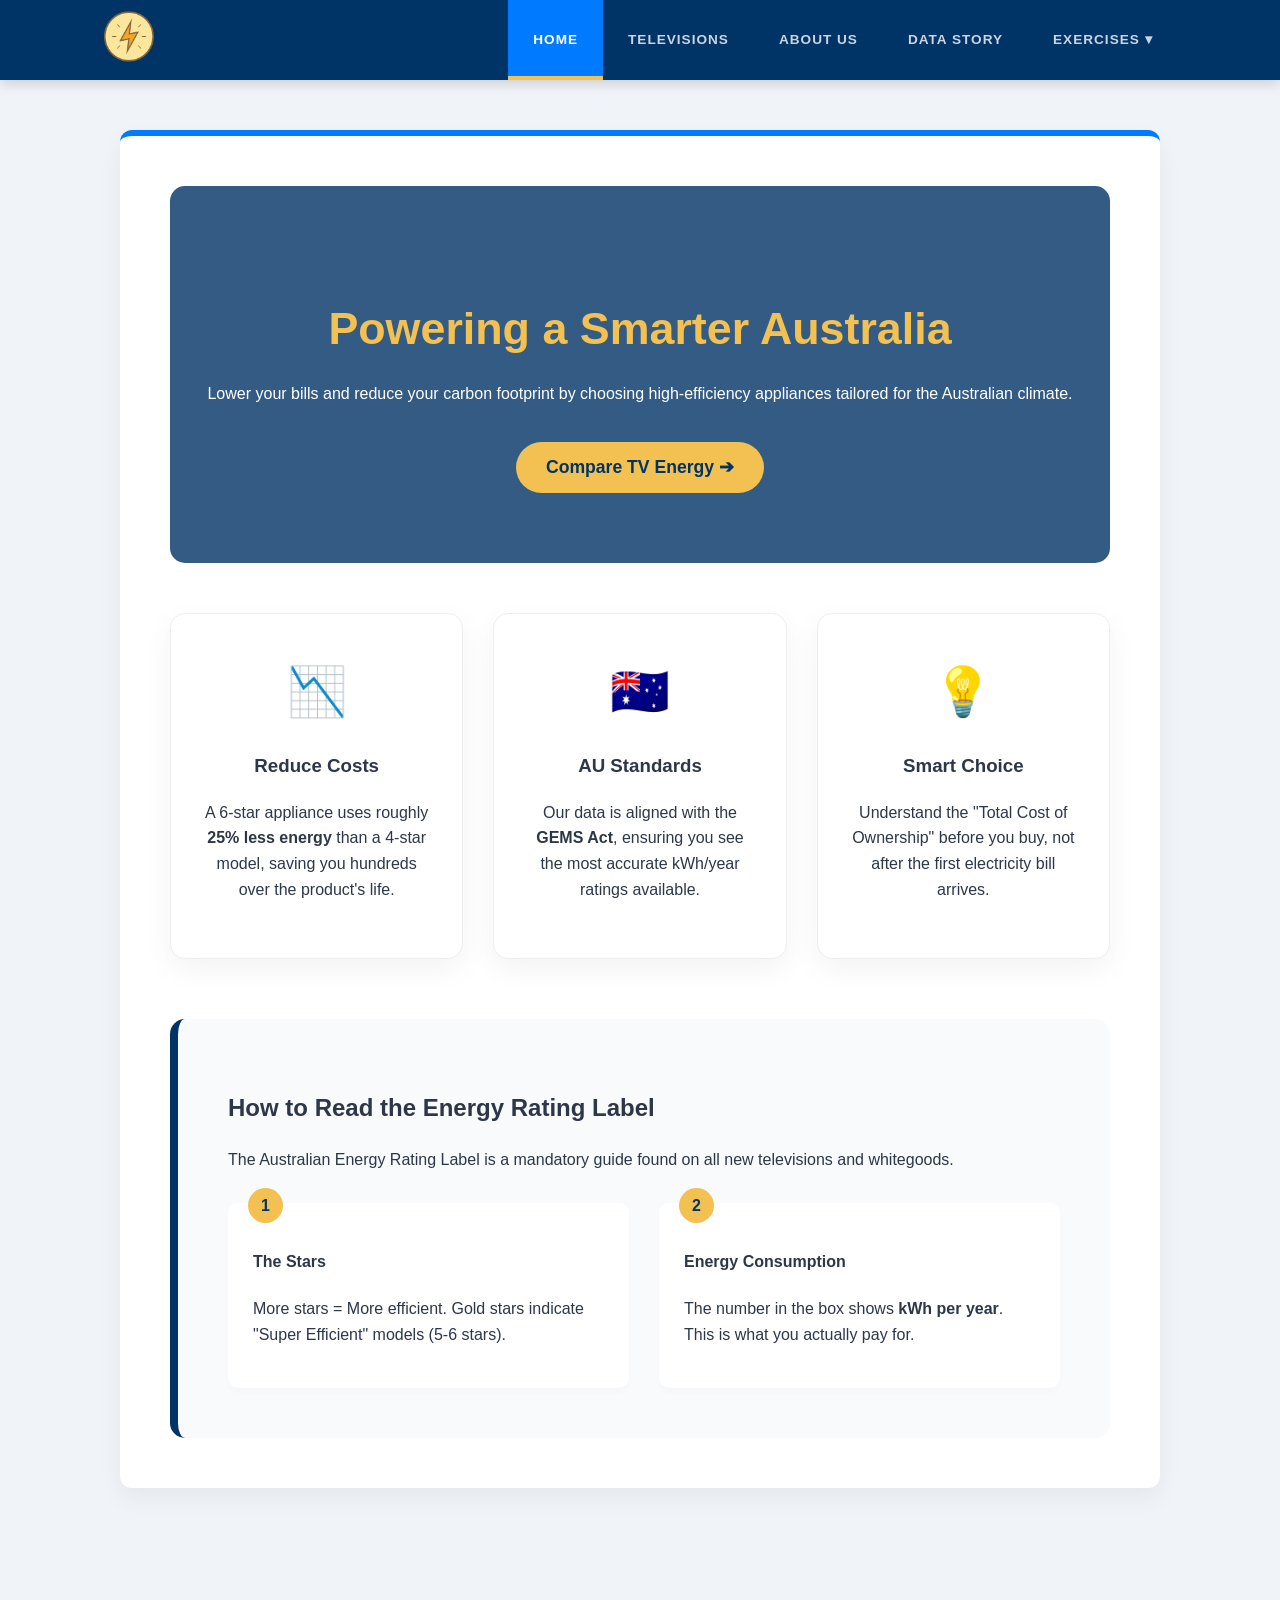
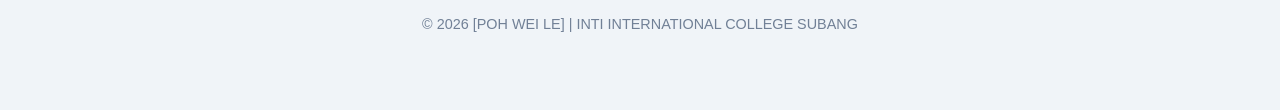
<file: Exercise 4/Exercise 4.1/energy-webpage-v1/index.html>
<!DOCTYPE html>
<html lang="en">
<head>
    <meta charset="UTF-8">
    <meta name="viewport" content="width=device-width, initial-scale=1.0">
    <title>Energy Wise Australia</title>
    <link rel="icon" type="image/png" href="./images/PowerIcon2.png">
    <link rel="stylesheet" href="./css/style.css">
</head>
<body>

    <header>
        <nav id="top-nav">
            <div class="logo-container">
                <img src="images/PowerIcon.png" alt="Power Logo" id="home-logo" onclick="showPage('home')">
            </div>
            <ul class="nav-links">
                <li><a href="#" id="link-home" class="active" onclick="showPage('home')">Home</a></li>
                <li><a href="#" id="link-televisions" onclick="showPage('televisions')">Televisions</a></li>
                <li><a href="#" id="link-about" onclick="showPage('about')">About Us</a></li>
                <li><a href="#" id="link-data-story" onclick="showPage('data-story')">Data Story</a></li>
                
                <li class="dropdown">
                    <a href="#" class="dropbtn">Exercises ▾</a>
                    <div class="dropdown-content">
                        <a href="#" id="link-svg-exercise" onclick="showPage('svg-exercise')">SVG Exercise</a>
                        <a href="#" id="link-d3-exercise" onclick="showPage('d3-exercise')">Exercise 4</a>
                    </div>
                </li>
            </ul>
        </nav>
    </header>

    <main id="content">
        <section id="home" class="page">
            <div class="hero-section">
                <div class="hero-content">
                    <h1>Powering a Smarter Australia</h1>
                    <p>Lower your bills and reduce your carbon footprint by choosing high-efficiency appliances tailored for the Australian climate.</p>
                    <button class="cta-button" onclick="showPage('televisions')">Compare TV Energy ➔</button>
                </div>
            </div>

            <div class="features-grid">
                <div class="feature-card">
                    <div class="card-icon">📉</div>
                    <h3>Reduce Costs</h3>
                    <p>A 6-star appliance uses roughly <strong>25% less energy</strong> than a 4-star model, saving you hundreds over the product's life.</p>
                </div>
                <div class="feature-card">
                    <div class="card-icon">🇦🇺</div>
                    <h3>AU Standards</h3>
                    <p>Our data is aligned with the <strong>GEMS Act</strong>, ensuring you see the most accurate kWh/year ratings available.</p>
                </div>
                <div class="feature-card">
                    <div class="card-icon">💡</div>
                    <h3>Smart Choice</h3>
                    <p>Understand the "Total Cost of Ownership" before you buy, not after the first electricity bill arrives.</p>
                </div>
            </div>

            <div class="label-explainer">
                <h2>How to Read the Energy Rating Label</h2>
                <p>The Australian Energy Rating Label is a mandatory guide found on all new televisions and whitegoods.</p>
                
                <div class="guide-flex">
                    <div class="guide-box">
                        <span class="number">1</span>
                        <h4>The Stars</h4>
                        <p>More stars = More efficient. Gold stars indicate "Super Efficient" models (5-6 stars).</p>
                    </div>
                    <div class="guide-box">
                        <span class="number">2</span>
                        <h4>Energy Consumption</h4>
                        <p>The number in the box shows <strong>kWh per year</strong>. This is what you actually pay for.</p>
                    </div>
                </div>
            </div>
        </section>

        <section id="televisions" class="page" style="display:none;">
            <h1>Television Energy Ratings</h1>
            <p>Compare the energy consumption of popular television models currently in the Australian market.</p>
            
            <div class="search-container">
                <input type="text" id="tvSearch" onkeyup="filterTable()" placeholder="Search by Brand or Model...">
            </div>

            <div id="csv-table-container">
                <p>Loading energy data...</p>
            </div>
        </section>

        <section id="about" class="page" style="display:none;">
            <div class="about-hero">
                <h1>Our Commitment to Australia</h1>
                <p class="lead-text">Empowering households with transparency, data, and sustainable choices since 2026.</p>
            </div>

            <div class="pillars-grid">
                <div class="pillar-card">
                    <div class="pillar-icon">🎯</div>
                    <h4>Accuracy</h4>
                    <p>We source data directly from national energy archives to ensure every kWh is accounted for.</p>
                </div>
                <div class="pillar-card">
                    <div class="pillar-icon">🌿</div>
                    <h4>Sustainability</h4>
                    <p>Our mission is to reduce the national carbon footprint, one appliance at a time.</p>
                </div>
                <div class="pillar-card">
                    <div class="pillar-icon">🤝</div>
                    <h4>Independence</h4>
                    <p>Energy Wise Australia is a neutral platform. Our star ratings are based on physics, not ads.</p>
                </div>
            </div>

            <div class="about-content-split">
                <div class="text-content">
                    <h3>Why We Do It</h3>
                    <p>The Australian energy market is one of the most complex in the world. With rising costs and a shift toward renewable energy, understanding how much power your TV or fridge pulls from the grid is no longer a luxury—it's a necessity.</p>
                    
                    <div class="mini-stat">
                        <span class="stat-number">10+ Stars</span>
                        <p>We track the latest "Super Efficient" appliances that go beyond the standard 6-star rating.</p>
                    </div>
                </div>
                
                <div class="visual-content">
                    <div class="star-rating-preview">
                        <div class="star-row">★★★★★</div>
                        <p>The standard of excellence in the Australian market.</p>
                    </div>
                </div>
            </div>
        </section>

        <section id="data-story" class="page" style="display:none;">
            <div class="hero-section">
                <div class="hero-content">
                    <h1>The Australian TV Energy Storyboard</h1>
                    <p>A visual journey exploring efficiency, size, and market trends.</p>
                </div>
            </div>

            <div class="data-story-grid">
                <div class="story-card" onclick="openStoryModal('q1-modal')">
                    <span class="card-number">01</span>
                    <h3>Market Availability</h3>
                    <p>What TV technologies are actually on Australian shelves?</p>
                    <span class="view-story-btn">View Storyboard ➔</span>
                </div>
                <div class="story-card" onclick="openStoryModal('q2-modal')">
                    <span class="card-number">02</span>
                    <h3>Popular Sizes</h3>
                    <p>Which screen sizes are the most frequent in the data?</p>
                    <span class="view-story-btn">View Storyboard ➔</span>
                </div>
                <div class="story-card" onclick="openStoryModal('q3-modal')">
                    <span class="card-number">03</span>
                    <h3>Brand Volume</h3>
                    <p>Which manufacturers provide the largest number of models?</p>
                    <span class="view-story-btn">View Storyboard ➔</span>
                </div>

                <div class="story-card wide-card" onclick="openStoryModal('q4-modal')">
                    <span class="card-number">04</span>
                    <h3>Efficiency King</h3>
                    <p>Which specific technology consumes the least power?</p>
                    <span class="view-story-btn">View Storyboard ➔</span>
                </div>
                <div class="story-card wide-card" onclick="openStoryModal('q5-modal')">
                    <span class="card-number">05</span>
                    <h3>Size vs. Power</h3>
                    <p>What is the mathematical relationship between inches and kWh?</p>
                    <span class="view-story-btn">View Storyboard ➔</span>
                </div>
            </div>

            <div class="story-modal-overlay" id="q1-modal">
                <div class="story-modal-content">
                    <span class="close-modal" onclick="closeStoryModal('q1-modal')">×</span>
                    <div class="carousel-container" id="carousel-q1">
                        <div class="carousel-slide active">
                            <img src="images/q1-f1.png" alt="Q1 Frame 1">
                            <p class="frame-caption"><strong>Frame 1 (Issue):</strong> Shoppers are overwhelmed by labels like LCD, OLED, and LED.</p>
                        </div>
                        <div class="carousel-slide">
                            <img src="images/q1-f2.png" alt="Q1 Frame 2">
                            <p class="frame-caption"><strong>Frame 2 :</strong> The GEMS dataset shows over 3 different display variations currently on sale.</p>
                        </div>
                        <div class="carousel-slide">
                            <img src="images/q1-f3.png" alt="Q1 Frame 3">
                            <p class="frame-caption"><strong>Frame 3 :</strong> We grouped these into three main categories—Standard LED, LCD, and OLED.</p>
                        </div>
                        <div class="carousel-slide">
                            <img src="images/q1-f4.png" alt="Q1 Frame 4">
                            <p class="frame-caption"><strong>Frame 4 :</strong> Analyzing model frequency for each category across the Australian market.</p>
                        </div>
                        <div class="carousel-slide">
                            <img src="images/q1-f5.png" alt="Q1 Frame 5">
                            <p class="frame-caption"><strong>Frame 5 :</strong> LED is revealed as the most frequent technology available.</p>
                        </div>
                        <div class="carousel-slide">
                            <img src="images/q1-f6.png" alt="Q1 Frame 6">
                            <p class="frame-caption"><strong>Frame 6 (Recommendation):</strong> Choose LED for value; choose OLED for premium contrast.</p>
                        </div>
                        <div class="carousel-controls">
                            <button onclick="moveSlide('carousel-q1', -1)">❮ Back</button>
                            <button onclick="moveSlide('carousel-q1', 1)">Next ❯</button>
                        </div>
                    </div>
                </div>
            </div>

            <div class="story-modal-overlay" id="q2-modal">
                <div class="story-modal-content">
                    <span class="close-modal" onclick="closeStoryModal('q2-modal')">×</span>
                    <div class="carousel-container" id="carousel-q2">
                        <div class="carousel-slide active"><img src="images/q2-f1.png"><p class="frame-caption"><strong>Frame 1 (Issue):</strong> Buyers struggle to pick a size that balances preference with availability.</p></div>
                        <div class="carousel-slide"><img src="images/q2-f2.png"><p class="frame-caption"><strong>Frame 2 :</strong> Data shows a massive range from 16" to 116", creating a "choice paradox".</p></div>
                        <div class="carousel-slide"><img src="images/q2-f3.png"><p class="frame-caption"><strong>Frame 3 :</strong> Identifying the "Standard" Australian sizes used by most manufacturers.</p></div>
                        <div class="carousel-slide"><img src="images/q2-f4.png"><p class="frame-caption"><strong>Frame 4 :</strong> Mapping total models against specific screen inch categories.</p></div>
                        <div class="carousel-slide"><img src="images/q2-f5.png"><p class="frame-caption"><strong>Frame 5 :</strong> Bar chart show 55" and 65" are the most frequent "sweet spot" sizes.</p></div>
                        <div class="carousel-slide"><img src="images/q2-f6.png"><p class="frame-caption"><strong>Frame 6 (Recommendation):</strong> Shop 55-65" for the most competitive pricing and model variety.</p></div>
                        <div class="carousel-controls"><button onclick="moveSlide('carousel-q2', -1)">❮ Back</button><button onclick="moveSlide('carousel-q2', 1)">Next ❯</button></div>
                    </div>
                </div>
            </div>

            <div class="story-modal-overlay" id="q3-modal">
                <div class="story-modal-content">
                    <span class="close-modal" onclick="closeStoryModal('q3-modal')">×</span>
                    <div class="carousel-container" id="carousel-q3">
                        <div class="carousel-slide active"><img src="images/q3-f1.png"><p class="frame-caption"><strong>Frame 1 (Issue):</strong> Over 100 brands exist; which ones provide actual variety?</p></div>
                        <div class="carousel-slide"><img src="images/q3-f2.png"><p class="frame-caption"><strong>Frame 2 :</strong> Many obscure brands offer few energy-efficient options compared to leaders.</p></div>
                        <div class="carousel-slide"><img src="images/q3-f3.png"><p class="frame-caption"><strong>Frame 3 :</strong> Ranking manufacturers by model count to see who provides most choice.</p></div>
                        <div class="carousel-slide"><img src="images/q3-f4.png"><p class="frame-caption"><strong>Frame 4 :</strong> Categorizing the 2026 dataset by manufacturer volume.</p></div>
                        <div class="carousel-slide"><img src="images/q3-f5.png"><p class="frame-caption"><strong>Frame 5 :</strong> Bar charts show Samsung and KOGAN lead the market in variety.</p></div>
                        <div class="carousel-slide"><img src="images/q3-f6.png"><p class="frame-caption"><strong>Frame 6 (Recommendation):</strong> Stick to major brands for transparency and high-efficiency choices.</p></div>
                        <div class="carousel-controls"><button onclick="moveSlide('carousel-q3', -1)">❮ Back</button><button onclick="moveSlide('carousel-q3', 1)">Next ❯</button></div>
                    </div>
                </div>
            </div>

            <div class="story-modal-overlay" id="q4-modal">
                <div class="story-modal-content">
                    <span class="close-modal" onclick="closeStoryModal('q4-modal')">×</span>
                    <div class="carousel-container" id="carousel-q4">
                        <div class="carousel-slide active"><img src="images/q4-f1.png"><p class="frame-caption"><strong>Frame 1 (Issue):</strong> Can choosing the right tech lower your electricity bill?</p></div>
                        <div class="carousel-slide"><img src="images/q4-f2.png"><p class="frame-caption"><strong>Frame 2 :</strong> Standard LED backlights waste power even during dark scenes.</p></div>
                        <div class="carousel-slide"><img src="images/q4-f3.png"><p class="frame-caption"><strong>Frame 3 :</strong> Investigating OLED pixels versus traditional backlighting.</p></div>
                        <div class="carousel-slide"><img src="images/q4-f4.png"><p class="frame-caption"><strong>Frame 4 :</strong> Testing average power draw across technology types.</p></div>
                        <div class="carousel-slide"><img src="images/q4-f5.png"><p class="frame-caption"><strong>Frame 5 :</strong> LCD technology draws the least power in normal watching tests.</p></div>
                        <div class="carousel-slide"><img src="images/q4-f6.png"><p class="frame-caption"><strong>Frame 6 (Recommendation):</strong> Invest in LCD for long-term savings, choose OLED for cinematic viewing.</p></div>
                        <div class="carousel-controls"><button onclick="moveSlide('carousel-q4', -1)">❮ Back</button><button onclick="moveSlide('carousel-q4', 1)">Next ❯</button></div>
                    </div>
                </div>
            </div>

            <div class="story-modal-overlay" id="q5-modal">
                <div class="story-modal-content">
                    <span class="close-modal" onclick="closeStoryModal('q5-modal')">×</span>
                    <div class="carousel-container" id="carousel-q5">
                        <div class="carousel-slide active"><img src="images/q5-f1.png"><p class="frame-caption"><strong>Frame 1 (Issue):</strong> Does a larger screen always result in a much higher bill?</p></div>
                        <div class="carousel-slide"><img src="images/q5-f2.png"><p class="frame-caption"><strong>Frame 2 :</strong> 32" vs 75" reveals a giant gap in raw electricity demand.</p></div>
                        <div class="carousel-slide"><img src="images/q5-f3.png"><p class="frame-caption"><strong>Frame 3 :</strong> Plotting every model to find the exact mathematical trend.</p></div>
                        <div class="carousel-slide"><img src="images/q5-f4.png"><p class="frame-caption"><strong>Frame 4 :</strong> Measuring "Surface Area Effect" on annual kWh usage.</p></div>
                        <div class="carousel-slide"><img src="images/q5-f5.png"><p class="frame-caption"><strong>Frame 5 :</strong> Scatter plots confirm a direct, positive correlation: Size = Power.</p></div>
                        <div class="carousel-slide"><img src="images/q5-f6.png"><p class="frame-caption"><strong>Frame 6 (Recommendation):</strong> Upscaling size adds cost; always check the kWh label.</p></div>
                        <div class="carousel-controls"><button onclick="moveSlide('carousel-q5', -1)">❮ Back</button><button onclick="moveSlide('carousel-q5', 1)">Next ❯</button></div>
                    </div>
                </div>
            </div>

        </section>

        <section id="svg-exercise" class="page" style="display:none;">
            <div class="hero-section">
                <div class="hero-content">
                    <h1>The SVG Modern Cottage</h1>
                    <p>An exploration of Scalable Vector Graphics, nested grouping, and coordinate systems.</p>
                </div>
            </div>

            <div class="feature-card" style="margin-bottom: 10px; padding: 20px;">
                <div style="text-align: center; overflow-x: auto;">
                    <svg viewBox="0 0 800 600" width="100%" height="auto" style="max-width: 800px; border:2px solid var(--primary-blue); background: #bae6fd; border-radius: 15px;">
                        
                        <g fill="#ffffff" opacity="0.7">
                            <ellipse cx="100" cy="80" rx="40" ry="25" />
                            <ellipse cx="140" cy="90" rx="50" ry="30" />
                            <ellipse cx="650" cy="120" rx="60" ry="35" />
                        </g>

                        <rect x="0" y="450" width="800" height="150" fill="#4ade80" />

                        <path d="M 400 600 Q 380 520 400 450" stroke="#94a3b8" stroke-width="60" fill="none" stroke-dasharray="12, 6" />

                        <rect x="300" y="160" width="30" height="70" fill="#991b1b" stroke="#450a0a" /> <g fill="#64748b" opacity="0.4">
                            <circle cx="315" cy="140" r="8" />
                            <circle cx="330" cy="115" r="12" />
                            <circle cx="350" cy="85" r="18" />
                        </g>

                        <rect x="250" y="230" width="300" height="220" fill="#fef08a" stroke="#ca8a04" stroke-width="3" /> <path d="M 230 230 L 400 80 L 570 230 Z" fill="#450a0a" stroke="#1c1917" stroke-width="2" /> <circle cx="400" cy="160" r="25" fill="#e0f2fe" stroke="#0ea5e9" stroke-width="2" /> <g transform="translate(0, 0)" fill="#e0f2fe" stroke="#0ea5e9" stroke-width="2">
                            <g transform="translate(280, 270)">
                                <rect x="0" y="0" width="60" height="80" />
                                <line x1="0" y1="40" x2="60" y2="40" />
                                <line x1="30" y1="0" x2="30" y2="80" />
                            </g>
                            <g transform="translate(460, 270)">
                                <rect x="0" y="0" width="60" height="80" />
                                <line x1="0" y1="40" x2="60" y2="40" />
                                <line x1="30" y1="0" x2="30" y2="80" />
                            </g>
                        </g>

                        <rect x="370" y="340" width="60" height="110" fill="#1e3a8a" />
                        <circle cx="415" cy="395" r="3" fill="#fbbf24" />

                        <g transform="translate(120, 480)">
                            <rect x="-10" y="-120" width="20" height="120" fill="#78350f" />
                            <ellipse cx="0" cy="-140" rx="70" ry="60" fill="#166534" />
                            <ellipse cx="30" cy="-160" rx="50" ry="45" fill="#15803d" />
                            <ellipse cx="-25" cy="-170" rx="45" ry="40" fill="#14532d" />
                        </g>

                        <g transform="translate(600, 520)">
                            <ellipse cx="0" cy="0" rx="80" ry="25" fill="#451a03" opacity="0.3" /> 
                            <g transform="translate(-30, 0)">
                                <line x1="0" y1="0" x2="0" y2="-40" stroke="#166534" stroke-width="3" />
                                <path d="M -8 -40 Q 0 -55 8 -40 Z" fill="#ef4444" />
                            </g>
                            <g transform="translate(0, 5)">
                                <line x1="0" y1="0" x2="0" y2="-45" stroke="#166534" stroke-width="3" />
                                <path d="M -8 -45 Q 0 -60 8 -45 Z" fill="#f59e0b" />
                            </g>
                            <g transform="translate(30, 0)">
                                <line x1="0" y1="0" x2="0" y2="-40" stroke="#166534" stroke-width="3" />
                                <path d="M -8 -40 Q 0 -55 8 -40 Z" fill="#ec4899" />
                            </g>
                        </g>

                        <text x="400" y="580" font-family="Arial" font-size="22" font-weight="bold" fill="#1e3a8a" text-anchor="middle">
                            Garden & Yellow Cottage
                        </text>
                    </svg>
                </div>
            </div>
                
            <div class="feature-card" style="grid-column: span 2;">
                <div class="card-icon">📏</div>
                <h3>Technical Coordinate Mapping</h3>
                <p>The table below annotates each SVG shape type used in the "Garden & Yellow Cottage" diagram.</p>
                
                <div style="overflow-x: auto; margin-top: 10px;">
                    <table class="energy-table">
                        <thead>
                            <tr>
                                <th style="width: 15%;">Shape Type</th>
                                <th style="width: 30%;">Code Element</th>
                                <th style="width: 35%;">Key Attributes</th>
                                <th style="width: 20%;">Visual Part</th>
                            </tr>
                        </thead>
                        <tbody>
                            <tr>
                                <td><strong>Rectangle</strong></td>
                                <td><code>&lt;rect x="250" y="230" ...&gt;</code></td>
                                <td>Top-left corner at (250, 230). Extends 300px right and 220px down.</td>
                                <td>Main House Body</td>
                            </tr>
                            <tr>
                                <td><strong>Circle</strong></td>
                                <td><code>&lt;circle cx="415" cy="395" r="3"&gt;</code></td>
                                <td>Center point at (415, 395) with a radius of 3px.</td>
                                <td>Door Knob</td>
                            </tr>
                            <tr>
                                <td><strong>Ellipse</strong></td>
                                <td><code>&lt;ellipse cx="100" cy="80" rx="40" ry="25"&gt;</code></td>
                                <td>Center at (100, 80). Horizontal radius 40px, vertical radius 25px.</td>
                                <td>Cloud Shapes</td>
                            </tr>
                            <tr>
                                <td><strong>Line</strong></td>
                                <td><code>&lt;line x1="0" y1="0" x2="0" y2="-40"&gt;</code></td>
                                <td>Starts at origin (0, 0) and ends at (0, -40) relative to its group.</td>
                                <td>Flower Stems</td>
                            </tr>
                            <tr>
                                <td><strong>Path (Polygon)</strong></td>
                                <td><code>&lt;path d="M 230 230 L 400 80 L 570 230 Z"&gt;</code></td>
                                <td>M moves to (230, 230). L draws lines to (400, 80) and (570, 230). Z closes the triangle.</td>
                                <td>Roof Triangle</td>
                            </tr>
                            <tr>
                                <td><strong>Path (Curve)</strong></td>
                                <td><code>&lt;path d="M 400 600 Q 380 520 400 450"&gt;</code></td>
                                <td>M starts at (400, 600). Q draws a Quadratic Bézier curve through control point (380, 520).</td>
                                <td>Stone Path</td>
                            </tr>
                            <tr>
                                <td><strong>Text</strong></td>
                                <td><code>&lt;text x="400" y="580"&gt;</code></td>
                                <td>Baseline positioned at (400, 580). <code>text-anchor="middle"</code> centers the text.</td>
                                <td>Diagram Label</td>
                            </tr>
                            <tr>
                                <td><strong>Group (&lt;g&gt;)</strong></td>
                                <td><code>&lt;g fill="#e0f2fe" stroke="#0ea5e9"&gt;</code></td>
                                <td>Wraps window elements. <code>fill</code> and <code>stroke</code> apply to all children automatically.</td>
                                <td>Window Units</td>
                            </tr>
                        </tbody>
                    </table>
                </div>

                <div class="dom-documentation-rows" style="display: flex; flex-direction: column; gap: 30px;">

                    <div class="feature-card" style="width: 100%; text-align: center;">
                        <div class="card-icon">🌳</div>
                        <h3>DOM Hierarchy View</h3>
                        <div style="display: flex; flex-direction: column; align-items: center; gap: 20px;">
                            <img src="images/dom_hierarchy.png" alt="Expanded SVG Tags" style="width: 100%; max-width: 650px; border-radius: 8px; border: 1px solid #ddd; box-shadow: 0 4px 10px rgba(0,0,0,0.1);">
                            <div style="max-width: 700px; text-align: left;">
                                <p><strong>(Part A):</strong> This view displays the fully expanded <code>&lt;svg&gt;</code> tree within the browser's <strong>Elements</strong> tab.</p>
                                <p>By expanding the nodes, we can verify how the browser nests <code>&lt;g&gt;</code>, <code>&lt;rect&gt;</code>, and <code>&lt;path&gt;</code> tags as distinct, manageable objects.</p>
                            </div>
                        </div>
                    </div>

                    <div class="feature-card" style="width: 100%; text-align: center;">
                        <div class="card-icon">🔦</div>
                        <h3>Live View Verification</h3>
                        <div style="display: flex; flex-direction: column; align-items: center; gap: 20px;">
                            <img src="images/dom_highlight.png" alt="Highlighted Viewport" style="width: 100%; max-width: 650px; border-radius: 8px; border: 1px solid #ddd; box-shadow: 0 4px 10px rgba(0,0,0,0.1);">
                            <div style="max-width: 700px; text-align: left;">
                                <p><strong>(Part B):</strong> This verification shows the "Highlight" effect triggered by the inspector tool.</p>
                                <p>When the mouse hovers over the SVG node in the code, the browser creates a blue overlay on the webpage, confirming the direct link between the mathematical code and the visual output.</p>
                            </div>
                        </div>
                    </div>

                </div>

            </div>

        </section>

        <section id="d3-exercise" class="page" style="display:none;">
            <div class="hero-section">
                <div class="hero-content">
                    <h1>TV Energy Consumption Analysis</h1>
                    <p>An interactive Bar Chart visualization comparing average power usage across major electronics brands.</p>
                    <div class="hero-stats">
                        <span><strong>Data Source:</strong> Energy Rating Dataset</span><br>
                        <span><strong>Metric:</strong> Average kWh/Year</span>
                        <span><strong>Library:</strong> D3.js</span>
                    </div>
                </div>
            </div>

            <div class="chart-wrapper">
                <div class="responsive-svg-container"></div>
            </div>
        </section>

    </main>

    <footer>
        <p>&copy; 2026 [POH WEI LE] | INTI INTERNATIONAL COLLEGE SUBANG</p>
    </footer>

    <script src="js/script.js"></script>
    <script src="https://d3js.org/d3.v7.min.js"></script>
    <script src="js/d3.js"></script>

</body>

</html>
</file>
<file: Exercise 0.2/energy-webpage-v1/css/style.css>
/* VARIABLES & RESET */
:root {
    --primary-blue: #003366;      /* Deep Navy */
    --electric-blue: #007BFF;     /* Action Blue */
    --bg-ice: #f0f4f8;            /* Soft Blue Background */
    --logo-yellow: #F3C052;       /* Your Logo Gold */
    --text-dark: #2d3748;
    --text-muted: #718096;
    --white: #ffffff;
}

* {
    box-sizing: border-box;
}

body {
    font-family: 'Segoe UI', Tahoma, Geneva, Verdana, sans-serif;
    margin: 0;
    background-color: var(--bg-ice);
    color: var(--text-dark);
    line-height: 1.6;
}

/* NAVIGATION BAR */
#top-nav {
    display: flex;
    justify-content: space-between;
    align-items: center;
    padding: 0 8%;
    background-color: var(--primary-blue);
    height: 80px;
    box-shadow: 0 4px 12px rgba(0,0,0,0.15);
    position: sticky;
    top: 0;
    z-index: 1000;
}

#home-logo {
    height: 55px;
    cursor: pointer;
    transition: transform 0.3s ease;
}

#home-logo:hover {
    transform: scale(1.1) rotate(5deg);
}

.nav-links {
    list-style: none;
    display: flex;
    margin: 0;
    height: 100%;
}

.nav-links li {
    display: flex;
    align-items: center;
}

.nav-links a {
    color: #cbd5e0;
    text-decoration: none;
    padding: 0 25px;
    height: 100%;
    display: flex;
    align-items: center;
    font-weight: 600;
    text-transform: uppercase;
    font-size: 0.85rem;
    letter-spacing: 1px;
    transition: all 0.3s ease;
}

/* Hover & Active Feedback */
.nav-links a:hover {
    color: var(--logo-yellow);
    background-color: rgba(255, 255, 255, 0.05);
}

.nav-links a.active {
    color: var(--white);
    background-color: var(--electric-blue);
    box-shadow: inset 0 -4px 0 var(--logo-yellow);
}

/* MAIN CONTENT LAYOUT */
main {
    max-width: 1100px;
    margin: 50px auto;
    padding: 0 30px;
}

.page {
    background: var(--white);
    padding: 50px;
    border-radius: 12px;
    box-shadow: 0 10px 25px rgba(0,0,0,0.05);
    border-top: 6px solid var(--electric-blue);
    animation: fadeIn 0.4s ease-out;
}

@keyframes fadeIn {
    from { opacity: 0; transform: translateY(10px); }
    to { opacity: 1; transform: translateY(0); }
}

/* HOME PAGE ELEMENTS */
.hero-banner {
    text-align: center;
    padding: 50px 30px;
    background: linear-gradient(135deg, var(--primary-blue), #004a99);
    color: var(--white);
    border-radius: 10px;
    margin-bottom: 40px;
}

.hero-banner h1 { margin: 0; font-size: 2.2rem; }
.subtitle { font-size: 1.1rem; opacity: 0.9; margin-top: 10px; }

.stats-grid {
    display: grid;
    grid-template-columns: repeat(auto-fit, minmax(280px, 1fr));
    gap: 25px;
    margin-bottom: 50px;
}

.stat-card {
    background: #f8fafc;
    padding: 35px 25px;
    border-radius: 10px;
    text-align: center;
    border: 1px solid #e2e8f0;
    border-bottom: 5px solid var(--logo-yellow);
    transition: transform 0.3s ease;
}

.stat-card:hover { transform: translateY(-8px); }
.stat-icon { font-size: 2.5rem; display: block; margin-bottom: 15px; }

/* DATA TABLE (THE WIDE LOOK) */
.energy-table {
    width: 100%;
    border-collapse: collapse;
    margin-top: 40px;
    border-radius: 10px;
    overflow: hidden;
    border: 1px solid #e2e8f0;
}

.energy-table th {
    background-color: var(--primary-blue);
    color: var(--white);
    padding: 22px 20px; /* Tall Headers */
    text-align: left;
    font-size: 0.9rem;
}

.energy-table td {
    padding: 25px 20px; /* Extra Wide vertical spacing */
    border-bottom: 1px solid #edf2f7;
    font-size: 1.05rem;
}

.energy-table tr:last-child td { border-bottom: none; }
.energy-table tr:nth-child(even) { background-color: #fcfdfe; }
.energy-table tr:hover { background-color: #f0f7ff; }

/* ABOUT PAGE ELEMENTS */
.lead-text {
    font-size: 1.25rem;
    color: var(--primary-blue);
    border-left: 5px solid var(--logo-yellow);
    padding-left: 20px;
    margin-bottom: 30px;
}

.highlight-box {
    background-color: #eef6ff;
    padding: 30px;
    border-radius: 8px;
    margin: 40px 0;
}

/* FOOTER */
footer {
    text-align: center;
    padding: 60px 20px;
    color: var(--text-muted);
    font-size: 0.9rem;
}

/* SEARCH CONTAINER */
.search-container {
    margin: 20px 0;
    width: 100%;
}

#tvSearch {
    width: 100%;
    padding: 15px 20px;
    font-size: 1rem;
    border: 2px solid #e2e8f0;
    border-radius: 8px;
    outline: none;
    transition: border-color 0.3s ease;
}

#tvSearch:focus {
    border-color: var(--electric-blue);
    box-shadow: 0 0 8px rgba(0, 123, 255, 0.2);
}

/* Add a small magnifying glass icon feel with a background color */
#tvSearch::placeholder {
    color: var(--text-muted);
    font-style: italic;
}

/* Home Page Enhancements */

/* Hero Section */
.hero-section {
    background: linear-gradient(rgba(0, 51, 102, 0.8), rgba(0, 51, 102, 0.8)), 
                url('https://images.unsplash.com/photo-1473341304170-971dccb5ac1e?auto=format&fit=crop&q=80&w=1000');
    background-size: cover;
    background-position: center;
    padding: 80px 40px;
    border-radius: 15px;
    color: white;
    text-align: center;
    margin-bottom: 50px;
}

.hero-content h1 {
    font-size: 2.8rem;
    margin-bottom: 15px;
    color: var(--logo-yellow);
}

.cta-button {
    background-color: var(--logo-yellow);
    color: var(--primary-blue);
    border: none;
    padding: 15px 30px;
    font-size: 1.1rem;
    font-weight: 700;
    border-radius: 50px;
    cursor: pointer;
    transition: 0.3s ease;
    margin-top: 20px;
}

.cta-button:hover {
    background-color: white;
    transform: scale(1.05);
}

/* Features Grid */
.features-grid {
    display: grid;
    grid-template-columns: repeat(auto-fit, minmax(280px, 1fr));
    gap: 30px;
    margin-bottom: 60px;
}

.feature-card {
    background: white;
    padding: 40px 30px;
    border-radius: 15px;
    text-align: center;
    box-shadow: 0 10px 30px rgba(0,0,0,0.05);
    border: 1px solid #eee;
    transition: all 0.3s ease;
}

.feature-card:hover {
    transform: translateY(-10px);
    border-color: var(--electric-blue);
}

.card-icon {
    font-size: 3rem;
    margin-bottom: 20px;
}

/* Label Explainer */
.label-explainer {
    background: #f8fafc;
    padding: 50px;
    border-radius: 15px;
    border-left: 8px solid var(--primary-blue);
}

.guide-flex {
    display: flex;
    gap: 30px;
    margin-top: 30px;
    flex-wrap: wrap;
}

.guide-box {
    flex: 1;
    min-width: 250px;
    background: white;
    padding: 25px;
    border-radius: 10px;
    position: relative;
    box-shadow: 0 4px 6px rgba(0,0,0,0.02);
}

.number {
    position: absolute;
    top: -15px;
    left: 20px;
    background: var(--logo-yellow);
    color: var(--primary-blue);
    width: 35px;
    height: 35px;
    display: flex;
    align-items: center;
    justify-content: center;
    border-radius: 50%;
    font-weight: bold;
}

/* About Page Enhancements */

.about-hero {
    text-align: center;
    padding: 40px 0;
    border-bottom: 2px solid var(--bg-ice);
    margin-bottom: 40px;
}

.about-hero h1 {
    color: var(--primary-blue);
    font-size: 2.5rem;
    margin-bottom: 10px;
}

/* Pillars Grid */
.pillars-grid {
    display: grid;
    grid-template-columns: repeat(auto-fit, minmax(200px, 1fr));
    gap: 20px;
    margin-bottom: 50px;
}

.pillar-card {
    background: #fff;
    padding: 30px;
    border-radius: 12px;
    text-align: center;
    box-shadow: 0 5px 15px rgba(0,0,0,0.03);
    transition: 0.3s;
}

.pillar-card:hover {
    background-color: var(--primary-blue);
    color: white;
    transform: translateY(-5px);
}

.pillar-icon {
    font-size: 2.5rem;
    margin-bottom: 15px;
}

/* Split Content */
.about-content-split {
    display: flex;
    gap: 50px;
    align-items: center;
    margin-top: 40px;
    flex-wrap: wrap;
}

.text-content { flex: 2; min-width: 300px; }
.visual-content { 
    flex: 1; 
    min-width: 250px; 
    background: var(--logo-yellow);
    padding: 40px;
    border-radius: 20px;
    text-align: center;
    color: var(--primary-blue);
}

.star-row {
    font-size: 2rem;
    margin-bottom: 10px;
    letter-spacing: 5px;
}

.mini-stat {
    margin-top: 20px;
    padding: 15px;
    background: var(--bg-ice);
    border-radius: 8px;
}

.stat-number {
    font-weight: bold;
    color: var(--electric-blue);
    font-size: 1.2rem;
}
</file>
<file: Exercise 5/energy-webpage-v1/css/style.css>
/* VARIABLES & RESET */
:root {
    --primary-blue: #003366;      /* Deep Navy */
    --electric-blue: #007BFF;     /* Action Blue */
    --bg-ice: #f0f4f8;            /* Soft Blue Background */
    --logo-yellow: #F3C052;       /* Your Logo Gold */
    --text-dark: #2d3748;
    --text-muted: #718096;
    --white: #ffffff;
}

* {
    box-sizing: border-box;
}

body {
    font-family: 'Segoe UI', Tahoma, Geneva, Verdana, sans-serif;
    margin: 0;
    background-color: var(--bg-ice);
    color: var(--text-dark);
    line-height: 1.6;
}

/* NAVIGATION BAR */
#top-nav {
    display: flex;
    justify-content: space-between;
    align-items: center;
    padding: 0 8%;
    background-color: var(--primary-blue);
    height: 80px;
    box-shadow: 0 4px 12px rgba(0,0,0,0.15);
    position: sticky;
    top: 0;
    z-index: 1000;
}

#home-logo {
    height: 55px;
    cursor: pointer;
    transition: transform 0.3s ease;
}

#home-logo:hover {
    transform: scale(1.1) rotate(5deg);
}

.nav-links {
    list-style: none;
    display: flex;
    margin: 0;
    height: 100%;
}

.nav-links li {
    display: flex;
    align-items: center;
}

.nav-links a {
    color: #cbd5e0;
    text-decoration: none;
    padding: 0 25px;
    height: 100%;
    display: flex;
    align-items: center;
    font-weight: 600;
    text-transform: uppercase;
    font-size: 0.85rem;
    letter-spacing: 1px;
    transition: all 0.3s ease;
}

/* Hover & Active Feedback */
.nav-links a:hover {
    color: var(--logo-yellow);
    background-color: rgba(255, 255, 255, 0.05);
}

.nav-links a.active {
    color: var(--white);
    background-color: var(--electric-blue);
    box-shadow: inset 0 -4px 0 var(--logo-yellow);
}

/* MAIN CONTENT LAYOUT */
main {
    max-width: 1100px;
    margin: 50px auto;
    padding: 0 30px;
}

.page {
    background: var(--white);
    padding: 50px;
    border-radius: 12px;
    box-shadow: 0 10px 25px rgba(0,0,0,0.05);
    border-top: 6px solid var(--electric-blue);
    animation: fadeIn 0.4s ease-out;
}

@keyframes fadeIn {
    from { opacity: 0; transform: translateY(10px); }
    to { opacity: 1; transform: translateY(0); }
}

/* HOME PAGE ELEMENTS */
.hero-banner {
    text-align: center;
    padding: 50px 30px;
    background: linear-gradient(135deg, var(--primary-blue), #004a99);
    color: var(--white);
    border-radius: 10px;
    margin-bottom: 40px;
}

.hero-banner h1 { margin: 0; font-size: 2.2rem; }
.subtitle { font-size: 1.1rem; opacity: 0.9; margin-top: 10px; }

.stats-grid {
    display: grid;
    grid-template-columns: repeat(auto-fit, minmax(280px, 1fr));
    gap: 25px;
    margin-bottom: 50px;
}

.stat-card {
    background: #f8fafc;
    padding: 35px 25px;
    border-radius: 10px;
    text-align: center;
    border: 1px solid #e2e8f0;
    border-bottom: 5px solid var(--logo-yellow);
    transition: transform 0.3s ease;
}

.stat-card:hover { transform: translateY(-8px); }
.stat-icon { font-size: 2.5rem; display: block; margin-bottom: 15px; }

/* DATA TABLE (THE WIDE LOOK) */
.energy-table {
    width: 100%;
    border-collapse: collapse;
    margin-top: 40px;
    border-radius: 10px;
    overflow: hidden;
    border: 1px solid #e2e8f0;
}

.energy-table th {
    background-color: var(--primary-blue);
    color: var(--white);
    padding: 22px 20px; /* Tall Headers */
    text-align: left;
    font-size: 0.9rem;
}

.energy-table td {
    padding: 25px 20px; /* Extra Wide vertical spacing */
    border-bottom: 1px solid #edf2f7;
    font-size: 1.05rem;
}

.energy-table tr:last-child td { border-bottom: none; }
.energy-table tr:nth-child(even) { background-color: #fcfdfe; }
.energy-table tr:hover { background-color: #f0f7ff; }

/* ABOUT PAGE ELEMENTS */
.lead-text {
    font-size: 1.25rem;
    color: var(--white);
    border-left: 5px solid var(--logo-yellow);
    padding-left: 20px;
    margin-bottom: 30px;
}

.highlight-box {
    background-color: #eef6ff;
    padding: 30px;
    border-radius: 8px;
    margin: 40px 0;
}

/* FOOTER */
footer {
    text-align: center;
    padding: 60px 20px;
    color: var(--text-muted);
    font-size: 0.9rem;
}

/* SEARCH CONTAINER */
.search-container {
    margin: 20px 0;
    width: 100%;
}

#tvSearch {
    width: 100%;
    padding: 15px 20px;
    font-size: 1rem;
    border: 2px solid #e2e8f0;
    border-radius: 8px;
    outline: none;
    transition: border-color 0.3s ease;
}

#tvSearch:focus {
    border-color: var(--electric-blue);
    box-shadow: 0 0 8px rgba(0, 123, 255, 0.2);
}

/* Add a small magnifying glass icon feel with a background color */
#tvSearch::placeholder {
    color: var(--text-muted);
    font-style: italic;
}


/* Hero Section */
.hero-section {
    background: linear-gradient(rgba(0, 51, 102, 0.8), rgba(0, 51, 102, 0.8)), 
                url('https://images.unsplash.com/photo-1473341304170-971dccb5ac1e?auto=format&fit=crop&q=80&w=1000');
    background-size: cover;
    background-position: center;
    padding: 70px 25px;
    border-radius: 15px;
    color: white;
    text-align: center;
    margin-bottom: 50px;
}

.hero-content h1 {
    font-size: 2.8rem;
    margin-bottom: 15px;
    color: var(--logo-yellow);
}

.cta-button {
    background-color: var(--logo-yellow);
    color: var(--primary-blue);
    border: none;
    padding: 15px 30px;
    font-size: 1.1rem;
    font-weight: 700;
    border-radius: 50px;
    cursor: pointer;
    transition: 0.3s ease;
    margin-top: 20px;
}

.cta-button:hover {
    background-color: white;
    transform: scale(1.05);
}

/* Features Grid */
.features-grid {
    display: grid;
    grid-template-columns: repeat(auto-fit, minmax(280px, 1fr));
    gap: 30px;
    margin-bottom: 60px;
}

.feature-card {
    background: white;
    padding: 40px 30px;
    border-radius: 15px;
    text-align: center;
    box-shadow: 0 10px 30px rgba(0,0,0,0.05);
    border: 1px solid #eee;
    transition: all 0.3s ease;
}

.feature-card:hover {
    transform: translateY(-10px);
    border-color: var(--electric-blue);
}

.card-icon {
    font-size: 3rem;
    margin-bottom: 20px;
}

/* Label Explainer */
.label-explainer {
    background: #f8fafc;
    padding: 50px;
    border-radius: 15px;
    border-left: 8px solid var(--primary-blue);
}

.guide-flex {
    display: flex;
    gap: 30px;
    margin-top: 30px;
    flex-wrap: wrap;
}

.guide-box {
    flex: 1;
    min-width: 250px;
    background: white;
    padding: 25px;
    border-radius: 10px;
    position: relative;
    box-shadow: 0 4px 6px rgba(0,0,0,0.02);
}

.number {
    position: absolute;
    top: -15px;
    left: 20px;
    background: var(--logo-yellow);
    color: var(--primary-blue);
    width: 35px;
    height: 35px;
    display: flex;
    align-items: center;
    justify-content: center;
    border-radius: 50%;
    font-weight: bold;
}

/* About Page */

.about-hero {
    background: linear-gradient(rgba(0, 51, 102, 0.8), rgba(0, 51, 102, 0.8)), 
                url('https://images.unsplash.com/photo-1473341304170-971dccb5ac1e?auto=format&fit=crop&q=80&w=1000');
    background-size: cover;
    background-position: center;
    padding: 80px 35px;
    border-radius: 15px;
    color: white;
    text-align: center;
    margin-bottom: 50px;
}

.about-hero h1 {
    color: var(--logo-yellow);
    font-size: 2.5rem;
    margin-bottom: 10px;
}

/* Pillars Grid */
.pillars-grid {
    display: grid;
    grid-template-columns: repeat(auto-fit, minmax(200px, 1fr));
    gap: 20px;
    margin-bottom: 50px;
}

.pillar-card {
    background: #fff;
    padding: 30px;
    border-radius: 12px;
    text-align: center;
    box-shadow: 0 5px 15px rgba(0,0,0,0.03);
    transition: 0.3s;
}

.pillar-card:hover {
    background-color: var(--primary-blue);
    color: white;
    transform: translateY(-5px);
}

.pillar-icon {
    font-size: 2.5rem;
    margin-bottom: 15px;
}

/* Split Content */
.about-content-split {
    display: flex;
    gap: 50px;
    align-items: center;
    margin-top: 40px;
    flex-wrap: wrap;
}

.text-content { flex: 2; min-width: 300px; }
.visual-content { 
    flex: 1; 
    min-width: 250px; 
    background: var(--logo-yellow);
    padding: 40px;
    border-radius: 20px;
    text-align: center;
    color: var(--primary-blue);
}

.star-row {
    font-size: 2rem;
    margin-bottom: 10px;
    letter-spacing: 5px;
}

.mini-stat {
    margin-top: 20px;
    padding: 15px;
    background: var(--bg-ice);
    border-radius: 8px;
}

.stat-number {
    font-weight: bold;
    color: var(--electric-blue);
    font-size: 1.2rem;
}

/* DATA STORY GRID (3-Column Layout) */
.data-story-grid {
    display: grid;
    grid-template-columns: repeat(6, 1fr); /* Creates 6 columns */
    gap: 25px;
    margin-top: 40px;
}

.story-card {
    background: #ffffff;
    padding: 35px 25px;
    border-radius: 15px;
    border: 1px solid #949494;
    cursor: pointer;
    transition: all 0.3s cubic-bezier(0.175, 0.885, 0.32, 1.275); /* Smooth pop effect */
    position: relative;
    display: flex;
    flex-direction: column;
    justify-content: space-between;
}

/* Card Zoom Animation on Hover */
.story-card:hover {
    transform: scale(1.05); /* Slight zoom for interactivity */
    border-color: var(--electric-blue);
    box-shadow: 0 15px 30px rgba(0,0,0,0.1);
}

.card-number {
    font-size: 2.5rem;
    font-weight: 900;
    color: var(--logo-yellow);
    position: absolute;
    top: 10px;
    right: 20px;
}

/* Row 1: Cards 1, 2, and 3 span 2 units each (2/6 = 1/3) */
.story-card:nth-of-type(1),
.story-card:nth-of-type(2),
.story-card:nth-of-type(3) {
    grid-column: span 2;
}

/* Row 2: Cards 4 and 5 span 3 units each (3/6 = 1/2) */
.wide-card {
    grid-column: span 3; /* This is your "1.5" equivalent */
}

/* FULL-SCREEN MODAL & ZOOM ANIMATION */
.story-modal-overlay {
    display: none; /* Hidden by default, toggled to flex via JS */
    position: fixed;
    top: 0; 
    left: 0;
    width: 100%; 
    height: 100%;
    background: rgba(0, 51, 102, 0.95); /* Semi-transparent navy */
    z-index: 2000;
    justify-content: center;
    align-items: center;
    padding: 20px;
    opacity: 0;
    visibility: hidden;
    transition: opacity 0.4s ease, visibility 0.4s ease;
}

/* Triggers when JS adds the .active class */
.story-modal-overlay.active {
    opacity: 1;
    visibility: visible;
}

.story-modal-content {
    background: white;
    width: 100%;
    max-width: 900px;
    border-radius: 20px;
    padding: 50px 30px 30px 30px;
    position: relative;
    /* The Zoom Effect: Starts at 0.7 and grows to 1 */
    transform: scale(0.7); 
    transition: transform 0.5s cubic-bezier(0.175, 0.885, 0.32, 1.275);
}

.story-modal-overlay.active .story-modal-content {
    transform: scale(1); /* Full size zoom-in */
}

.close-modal {
    position: absolute;
    top: 15px; 
    right: 25px;
    font-size: 2.5rem;
    font-weight: bold;
    cursor: pointer;
    color: var(--text-muted);
    z-index: 2005;
}

/* CAROUSEL FRAME LOGIC */

/* Hide all frames except the active one */
.carousel-slide {
    display: none; 
    text-align: center;
}

/* Show only the active frame in the storyboard */
.carousel-slide.active {
    display: block;
    animation: slideFadeIn 0.5s ease; /* Entry animation for frames */
}

@keyframes slideFadeIn {
    from { opacity: 0; transform: translateX(10px); }
    to { opacity: 1; transform: translateX(0); }
}

.carousel-slide img {
    max-width: 100%;
    max-height: 400px;
    border-radius: 12px;
    box-shadow: 0 4px 12px rgba(0,0,0,0.1);
    margin-top: 30px;
    margin-bottom: 20px;
}

.frame-caption {
    background: var(--bg-ice);
    padding: 20px;
    border-radius: 10px;
    border-left: 6px solid var(--logo-yellow);
    font-size: 1.05rem;
    text-align: left;
}

.carousel-controls {
    display: flex;
    justify-content: center;
    gap: 15px;
    margin-top: 20px;
}

.carousel-controls button {
    padding: 12px 25px;
    background: var(--logo-yellow);
    color: var(--primary-blue);
    border: none;
    border-radius: 50px;
    font-weight: 700;
    cursor: pointer;
    transition: 0.3s;
}

/* Tablet & Mobile responsive adjustments */
@media (max-width: 768px) {
    .data-story-grid { grid-template-columns: 1fr; } /* Stack cards on mobile */
    .q7-card { grid-column: span 1; }
}

/* Ensure images in the technical gallery don't overflow */
.feature-card img {
    max-width: 100%;
    height: auto;
    border: 1px solid #ddd;
    box-shadow: 0 4px 6px rgba(0,0,0,0.05);
}

/* Ensure the SVG scales smoothly */
.svg-container-box svg {
    filter: drop-shadow(0 10px 15px rgba(0,0,0,0.1));
}

/* --- DROPDOWN SYSTEM --- */

/* The parent list item */
.dropdown {
    position: relative;
    display: flex;
    align-items: center;
    height: 100%;
}

/* The clickable button */
.dropbtn {
    color: var(--white);
    text-decoration: none;
    font-weight: 600;
    transition: 0.3s ease;
    display: flex;
    align-items: center;
    gap: 5px;
}

/* The hidden menu container */
.dropdown-content {
    display: block; /* Using opacity/visibility for smooth transitions */
    position: absolute;
    top: 100%; /* Sits exactly below the header */
    right: 0;
    background-color: var(--primary-blue);
    min-width: 220px;
    box-shadow: 0 10px 25px rgba(0, 0, 0, 0.3);
    border-radius: 0 0 8px 8px;
    border-top: 4px solid var(--logo-yellow); /* Signature Gold Accent */
    
    /* Animation Properties */
    opacity: 0;
    visibility: hidden;
    transform: translateY(10px);
    transition: all 0.3s cubic-bezier(0.4, 0, 0.2, 1);
    z-index: 1100;
}

/* Links inside the dropdown */
.dropdown-content a {
    color: rgba(255, 255, 255, 0.8) !important;
    padding: 14px 20px !important;
    text-decoration: none;
    display: block !important;
    font-size: 0.9rem !important;
    border-bottom: 1px solid rgba(255, 255, 255, 0.05);
    transition: 0.2s ease;
}

/* Link Hover State */
.dropdown-content a:hover {
    background-color: rgba(255, 255, 255, 0.05);
    color: var(--logo-yellow) !important;
    padding-left: 25px !important; /* Slight "slide" effect on hover */
}

/* Remove border from last item */
.dropdown-content a:last-child {
    border-bottom: none;
}

/* TRIGGER: Show menu on hover */
.dropdown:hover .dropdown-content {
    opacity: 1;
    visibility: visible;
    transform: translateY(0);
}

.dropdown:hover .dropbtn {
    color: var(--logo-yellow);
}

/* SVG Container */
.responsive-svg-container {
    margin-right: auto; /* Centering */
    margin-left: auto;  /* Centering */
    width: 100%;        /* Fluid width */
    max-width: 1200px;  /* Maximum desktop width */
}

/* Exercise 5: Dashboard system */
.dashboard-grid {
    display: grid;
    grid-template-columns: repeat(auto-fit, minmax(460px, 1fr));
    gap: 28px;
    padding: 32px 6%;
    background-color: var(--bg-ice);
}

.chart-card {
    background-color: var(--white);
    border-radius: 12px;
    padding: 24px;
    box-shadow: 0 4px 15px rgba(0, 0, 0, 0.04);
    border-top: 5px solid var(--primary-blue);
    display: flex;
    flex-direction: column;
    justify-content: space-between;
    transition: transform 0.2s ease, box-shadow 0.2s ease;
}

.chart-card:hover {
    transform: translateY(-4px);
    box-shadow: 0 8px 25px rgba(0, 0, 0, 0.08);
}

.chart-card h3 {
    margin: 0 0 6px 0;
    color: var(--primary-blue);
    font-size: 1.25rem;
    font-weight: 600;
}

.chart-desc {
    margin: 0 0 20px 0;
    color: var(--text-muted);
    font-size: 0.85rem;
    line-height: 1.5;
}

.responsive-svg-container {
    width: 100%;
    height: auto;
    position: relative;
}

/* Clear, accessible typography overrides for clean axes vectors */
.axis-label {
    font-size: 11px;
    font-family: 'Segoe UI', system-ui, sans-serif;
    fill: var(--text-dark);
    font-weight: 600;
}

.axis path,
.axis line {
    stroke: #cbd5e1;
    stroke-width: 1px;
}

.axis text {
    font-size: 10px;
    font-family: 'Segoe UI', system-ui, sans-serif;
    fill: #64748b;
}
</file>
<file: Exercise 6/energy-webpage-v1/css/style.css>
/* VARIABLES & RESET */
:root {
    --primary-blue: #003366;      /* Deep Navy */
    --electric-blue: #007BFF;     /* Action Blue */
    --bg-ice: #f0f4f8;            /* Soft Blue Background */
    --logo-yellow: #F3C052;       /* Your Logo Gold */
    --text-dark: #2d3748;
    --text-muted: #718096;
    --white: #ffffff;
}

* {
    box-sizing: border-box;
}

body {
    font-family: 'Segoe UI', Tahoma, Geneva, Verdana, sans-serif;
    margin: 0;
    background-color: var(--bg-ice);
    color: var(--text-dark);
    line-height: 1.6;
}

/* NAVIGATION BAR */
#top-nav {
    display: flex;
    justify-content: space-between;
    align-items: center;
    padding: 0 8%;
    background-color: var(--primary-blue);
    height: 80px;
    box-shadow: 0 4px 12px rgba(0,0,0,0.15);
    position: sticky;
    top: 0;
    z-index: 1000;
}

#home-logo {
    height: 55px;
    cursor: pointer;
    transition: transform 0.3s ease;
}

#home-logo:hover {
    transform: scale(1.1) rotate(5deg);
}

.nav-links {
    list-style: none;
    display: flex;
    margin: 0;
    height: 100%;
}

.nav-links li {
    display: flex;
    align-items: center;
}

.nav-links a {
    color: #cbd5e0;
    text-decoration: none;
    padding: 0 25px;
    height: 100%;
    display: flex;
    align-items: center;
    font-weight: 600;
    text-transform: uppercase;
    font-size: 0.85rem;
    letter-spacing: 1px;
    transition: all 0.3s ease;
}

/* Hover & Active Feedback */
.nav-links a:hover {
    color: var(--logo-yellow);
    background-color: rgba(255, 255, 255, 0.05);
}

.nav-links a.active {
    color: var(--white);
    background-color: var(--electric-blue);
    box-shadow: inset 0 -4px 0 var(--logo-yellow);
}

/* MAIN CONTENT LAYOUT */
main {
    max-width: 1100px;
    margin: 50px auto;
    padding: 0 30px;
}

.page {
    background: var(--white);
    padding: 50px;
    border-radius: 12px;
    box-shadow: 0 10px 25px rgba(0,0,0,0.05);
    border-top: 6px solid var(--electric-blue);
    animation: fadeIn 0.4s ease-out;
}

@keyframes fadeIn {
    from { opacity: 0; transform: translateY(10px); }
    to { opacity: 1; transform: translateY(0); }
}

/* HOME PAGE ELEMENTS */
.hero-banner {
    text-align: center;
    padding: 50px 30px;
    background: linear-gradient(135deg, var(--primary-blue), #004a99);
    color: var(--white);
    border-radius: 10px;
    margin-bottom: 40px;
}

.hero-banner h1 { margin: 0; font-size: 2.2rem; }
.subtitle { font-size: 1.1rem; opacity: 0.9; margin-top: 10px; }

.stats-grid {
    display: grid;
    grid-template-columns: repeat(auto-fit, minmax(280px, 1fr));
    gap: 25px;
    margin-bottom: 50px;
}

.stat-card {
    background: #f8fafc;
    padding: 35px 25px;
    border-radius: 10px;
    text-align: center;
    border: 1px solid #e2e8f0;
    border-bottom: 5px solid var(--logo-yellow);
    transition: transform 0.3s ease;
}

.stat-card:hover { transform: translateY(-8px); }
.stat-icon { font-size: 2.5rem; display: block; margin-bottom: 15px; }

/* DATA TABLE (THE WIDE LOOK) */
.energy-table {
    width: 100%;
    border-collapse: collapse;
    margin-top: 40px;
    border-radius: 10px;
    overflow: hidden;
    border: 1px solid #e2e8f0;
}

.energy-table th {
    background-color: var(--primary-blue);
    color: var(--white);
    padding: 22px 20px; /* Tall Headers */
    text-align: left;
    font-size: 0.9rem;
}

.energy-table td {
    padding: 25px 20px; /* Extra Wide vertical spacing */
    border-bottom: 1px solid #edf2f7;
    font-size: 1.05rem;
}

.energy-table tr:last-child td { border-bottom: none; }
.energy-table tr:nth-child(even) { background-color: #fcfdfe; }
.energy-table tr:hover { background-color: #f0f7ff; }

/* ABOUT PAGE ELEMENTS */
.lead-text {
    font-size: 1.2rem;
    color: var(--white);
    border-left: 5px solid var(--logo-yellow);
    padding-left: 20px;
    margin-bottom: 30px;
}

.highlight-box {
    background-color: #eef6ff;
    padding: 30px;
    border-radius: 8px;
    margin: 40px 0;
}

/* FOOTER */
footer {
    text-align: center;
    padding: 60px 20px;
    color: var(--text-muted);
    font-size: 0.9rem;
}

/* SEARCH CONTAINER */
.search-container {
    margin: 20px 0;
    width: 100%;
}

#tvSearch {
    width: 100%;
    padding: 15px 20px;
    font-size: 1rem;
    border: 2px solid #e2e8f0;
    border-radius: 8px;
    outline: none;
    transition: border-color 0.3s ease;
}

#tvSearch:focus {
    border-color: var(--electric-blue);
    box-shadow: 0 0 8px rgba(0, 123, 255, 0.2);
}

/* Add a small magnifying glass icon feel with a background color */
#tvSearch::placeholder {
    color: var(--text-muted);
    font-style: italic;
}


/* Hero Section */
.hero-section {
    background: linear-gradient(rgba(0, 51, 102, 0.8), rgba(0, 51, 102, 0.8)), 
                url('https://images.unsplash.com/photo-1473341304170-971dccb5ac1e?auto=format&fit=crop&q=80&w=1000');
    background-size: cover;
    background-position: center;
    padding: 50px 40px;
    border-radius: 15px;
    color: white;
    text-align: center;
    margin-bottom: 30px;
}

.hero-content h1 {
    font-size: 2.4rem;
    margin-bottom: 10px;
    color: var(--logo-yellow);
}

.cta-button {
    background-color: var(--logo-yellow);
    color: var(--primary-blue);
    border: none;
    padding: 15px 30px;
    font-size: 1.1rem;
    font-weight: 700;
    border-radius: 50px;
    cursor: pointer;
    transition: 0.3s ease;
    margin-top: 20px;
}

.cta-button:hover {
    background-color: white;
    transform: scale(1.05);
}

/* Features Grid */
.features-grid {
    display: grid;
    grid-template-columns: repeat(auto-fit, minmax(280px, 1fr));
    gap: 30px;
    margin-bottom: 60px;
}

.feature-card {
    background: white;
    padding: 40px 30px;
    border-radius: 15px;
    text-align: center;
    box-shadow: 0 10px 30px rgba(0,0,0,0.05);
    border: 1px solid #eee;
    transition: all 0.3s ease;
}

.feature-card:hover {
    transform: translateY(-10px);
    border-color: var(--electric-blue);
}

.card-icon {
    font-size: 3rem;
    margin-bottom: 20px;
}

/* Label Explainer */
.label-explainer {
    background: #f8fafc;
    padding: 50px;
    border-radius: 15px;
    border-left: 8px solid var(--primary-blue);
}

.guide-flex {
    display: flex;
    gap: 30px;
    margin-top: 30px;
    flex-wrap: wrap;
}

.guide-box {
    flex: 1;
    min-width: 250px;
    background: white;
    padding: 25px;
    border-radius: 10px;
    position: relative;
    box-shadow: 0 4px 6px rgba(0,0,0,0.02);
}

.number {
    position: absolute;
    top: -15px;
    left: 20px;
    background: var(--logo-yellow);
    color: var(--primary-blue);
    width: 35px;
    height: 35px;
    display: flex;
    align-items: center;
    justify-content: center;
    border-radius: 50%;
    font-weight: bold;
}

/* About Page */
/* Pillars Grid */
.pillars-grid {
    display: grid;
    grid-template-columns: repeat(auto-fit, minmax(200px, 1fr));
    gap: 20px;
    margin-bottom: 50px;
}

.pillar-card {
    background: #fff;
    padding: 30px;
    border-radius: 12px;
    text-align: center;
    box-shadow: 0 5px 15px rgba(0,0,0,0.03);
    transition: 0.3s;
}

.pillar-card:hover {
    background-color: var(--primary-blue);
    color: white;
    transform: translateY(-5px);
}

.pillar-icon {
    font-size: 2.5rem;
    margin-bottom: 15px;
}

/* Split Content */
.about-content-split {
    display: flex;
    gap: 50px;
    align-items: center;
    margin-top: 40px;
    flex-wrap: wrap;
}

.text-content { flex: 2; min-width: 300px; }
.visual-content { 
    flex: 1; 
    min-width: 250px; 
    background: var(--logo-yellow);
    padding: 40px;
    border-radius: 20px;
    text-align: center;
    color: var(--primary-blue);
}

.star-row {
    font-size: 2rem;
    margin-bottom: 10px;
    letter-spacing: 5px;
}

.mini-stat {
    margin-top: 20px;
    padding: 15px;
    background: var(--bg-ice);
    border-radius: 8px;
}

.stat-number {
    font-weight: bold;
    color: var(--electric-blue);
    font-size: 1.2rem;
}

/* DATA STORY GRID (3-Column Layout) */
.data-story-grid {
    display: grid;
    grid-template-columns: repeat(6, 1fr); /* Creates 6 columns */
    gap: 25px;
    margin-top: 40px;
}

.story-card {
    background: #ffffff;
    padding: 35px 25px;
    border-radius: 15px;
    border: 1px solid #949494;
    cursor: pointer;
    transition: all 0.3s cubic-bezier(0.175, 0.885, 0.32, 1.275); /* Smooth pop effect */
    position: relative;
    display: flex;
    flex-direction: column;
    justify-content: space-between;
}

/* Card Zoom Animation on Hover */
.story-card:hover {
    transform: scale(1.05); /* Slight zoom for interactivity */
    border-color: var(--electric-blue);
    box-shadow: 0 15px 30px rgba(0,0,0,0.1);
}

.card-number {
    font-size: 2.5rem;
    font-weight: 900;
    color: var(--logo-yellow);
    position: absolute;
    top: 10px;
    right: 20px;
}

/* Row 1: Cards 1, 2, and 3 span 2 units each (2/6 = 1/3) */
.story-card:nth-of-type(1),
.story-card:nth-of-type(2),
.story-card:nth-of-type(3) {
    grid-column: span 2;
}

/* Row 2: Cards 4 and 5 span 3 units each (3/6 = 1/2) */
.wide-card {
    grid-column: span 3; /* This is your "1.5" equivalent */
}

/* FULL-SCREEN MODAL & ZOOM ANIMATION */
.story-modal-overlay {
    display: none; /* Hidden by default, toggled to flex via JS */
    position: fixed;
    top: 0; 
    left: 0;
    width: 100%; 
    height: 100%;
    background: rgba(0, 51, 102, 0.95); /* Semi-transparent navy */
    z-index: 2000;
    justify-content: center;
    align-items: center;
    padding: 20px;
    opacity: 0;
    visibility: hidden;
    transition: opacity 0.4s ease, visibility 0.4s ease;
}

/* Triggers when JS adds the .active class */
.story-modal-overlay.active {
    opacity: 1;
    visibility: visible;
}

.story-modal-content {
    background: white;
    width: 100%;
    max-width: 900px;
    border-radius: 20px;
    padding: 50px 30px 30px 30px;
    position: relative;
    /* The Zoom Effect: Starts at 0.7 and grows to 1 */
    transform: scale(0.7); 
    transition: transform 0.5s cubic-bezier(0.175, 0.885, 0.32, 1.275);
}

.story-modal-overlay.active .story-modal-content {
    transform: scale(1); /* Full size zoom-in */
}

.close-modal {
    position: absolute;
    top: 15px; 
    right: 25px;
    font-size: 2.5rem;
    font-weight: bold;
    cursor: pointer;
    color: var(--text-muted);
    z-index: 2005;
}

/* CAROUSEL FRAME LOGIC */

/* Hide all frames except the active one */
.carousel-slide {
    display: none; 
    text-align: center;
}

/* Show only the active frame in the storyboard */
.carousel-slide.active {
    display: block;
    animation: slideFadeIn 0.5s ease; /* Entry animation for frames */
}

@keyframes slideFadeIn {
    from { opacity: 0; transform: translateX(10px); }
    to { opacity: 1; transform: translateX(0); }
}

.carousel-slide img {
    max-width: 100%;
    max-height: 400px;
    border-radius: 12px;
    box-shadow: 0 4px 12px rgba(0,0,0,0.1);
    margin-top: 30px;
    margin-bottom: 20px;
}

.frame-caption {
    background: var(--bg-ice);
    padding: 20px;
    border-radius: 10px;
    border-left: 6px solid var(--logo-yellow);
    font-size: 1.05rem;
    text-align: left;
}

.carousel-controls {
    display: flex;
    justify-content: center;
    gap: 15px;
    margin-top: 20px;
}

.carousel-controls button {
    padding: 12px 25px;
    background: var(--logo-yellow);
    color: var(--primary-blue);
    border: none;
    border-radius: 50px;
    font-weight: 700;
    cursor: pointer;
    transition: 0.3s;
}

/* Tablet & Mobile responsive adjustments */
@media (max-width: 768px) {
    .data-story-grid { grid-template-columns: 1fr; } /* Stack cards on mobile */
    .q7-card { grid-column: span 1; }
}

/* Ensure images in the technical gallery don't overflow */
.feature-card img {
    max-width: 100%;
    height: auto;
    border: 1px solid #ddd;
    box-shadow: 0 4px 6px rgba(0,0,0,0.05);
}

/* Ensure the SVG scales smoothly */
.svg-container-box svg {
    filter: drop-shadow(0 10px 15px rgba(0,0,0,0.1));
}

/* --- DROPDOWN SYSTEM --- */

/* The parent list item */
.dropdown {
    position: relative;
    display: flex;
    align-items: center;
    height: 100%;
}

/* The clickable button */
.dropbtn {
    color: var(--white);
    text-decoration: none;
    font-weight: 600;
    transition: 0.3s ease;
    display: flex;
    align-items: center;
    gap: 5px;
}

/* The hidden menu container */
.dropdown-content {
    display: block; /* Using opacity/visibility for smooth transitions */
    position: absolute;
    top: 100%; /* Sits exactly below the header */
    right: 0;
    background-color: var(--primary-blue);
    min-width: 220px;
    box-shadow: 0 10px 25px rgba(0, 0, 0, 0.3);
    border-radius: 0 0 8px 8px;
    border-top: 4px solid var(--logo-yellow); /* Signature Gold Accent */
    
    /* Animation Properties */
    opacity: 0;
    visibility: hidden;
    transform: translateY(10px);
    transition: all 0.3s cubic-bezier(0.4, 0, 0.2, 1);
    z-index: 1100;
}

/* Links inside the dropdown */
.dropdown-content a {
    color: rgba(255, 255, 255, 0.8) !important;
    padding: 14px 20px !important;
    text-decoration: none;
    display: block !important;
    font-size: 0.9rem !important;
    border-bottom: 1px solid rgba(255, 255, 255, 0.05);
    transition: 0.2s ease;
}

/* Link Hover State */
.dropdown-content a:hover {
    background-color: rgba(255, 255, 255, 0.05);
    color: var(--logo-yellow) !important;
    padding-left: 25px !important; /* Slight "slide" effect on hover */
}

/* Remove border from last item */
.dropdown-content a:last-child {
    border-bottom: none;
}

/* TRIGGER: Show menu on hover */
.dropdown:hover .dropdown-content {
    opacity: 1;
    visibility: visible;
    transform: translateY(0);
}

.dropdown:hover .dropbtn {
    color: var(--logo-yellow);
}

/* SVG Container */
.responsive-svg-container {
    margin-right: auto; /* Centering */
    margin-left: auto;  /* Centering */
    width: 100%;        /* Fluid width */
    max-width: 1200px;  /* Maximum desktop width */
}

/* Exercise 5: Dashboard system */
.dashboard-grid {
    display: grid;
    grid-template-columns: repeat(auto-fit, minmax(460px, 1fr));
    gap: 28px;
    padding: 32px 6%;
    background-color: var(--bg-ice);
}

.chart-card {
    background-color: var(--white);
    border-radius: 12px;
    padding: 24px;
    box-shadow: 0 4px 15px rgba(0, 0, 0, 0.04);
    border-top: 5px solid var(--primary-blue);
    display: flex;
    flex-direction: column;
    justify-content: space-between;
    transition: transform 0.2s ease, box-shadow 0.2s ease;
}

.chart-card:hover {
    transform: translateY(-4px);
    box-shadow: 0 8px 25px rgba(0, 0, 0, 0.08);
}

.chart-card h3 {
    margin: 0 0 6px 0;
    color: var(--primary-blue);
    font-size: 1.25rem;
    font-weight: 600;
}

.chart-desc {
    margin: 0 0 20px 0;
    color: var(--text-muted);
    font-size: 0.85rem;
    line-height: 1.5;
}

.responsive-svg-container {
    width: 100%;
    height: auto;
    position: relative;
}

/* Clear, accessible typography overrides for clean axes vectors */
.axis-label {
    font-size: 11px;
    font-family: 'Segoe UI', system-ui, sans-serif;
    fill: var(--text-dark);
    font-weight: 600;
}

.axis path,
.axis line {
    stroke: #cbd5e1;
    stroke-width: 1px;
}

.axis text {
    font-size: 10px;
    font-family: 'Segoe UI', system-ui, sans-serif;
    fill: #64748b;
}
</file>
<file: Exercise 6/energy-webpage-v1/css/base.css>
/* Exercise 6.1: Base apparatus structure layout */

/* Outer grid wrapper integrating cleanly with the system background colors */
.histogram-workspace {
    display: flex;
    flex-direction: column;
    gap: 24px;
    padding: 30px 0; /* Matches standard side inner alignment paddings */
    background-color: var(--white); /* Removes the raw ice-blue block to stay crisp white */
    margin-bottom: 20px;
}

/* The card framing your interactive screen tech controls */
.control-card {
    background-color: #f8fafc; /* Matches your home .stat-card background */
    padding: 25px;
    border-radius: 10px; /* Unified with your main card borders */
    border: 1px solid #e2e8f0;
    border-left: 6px solid var(--electric-blue); /* Matches your main theme accents */
}

.control-card h4 {
    margin: 0 0 12px 0;
    color: var(--primary-blue);
    font-size: 1rem;
    font-weight: 600;
    text-transform: uppercase;
    letter-spacing: 0.5px;
}
</file>
<file: Exercise 6/energy-webpage-v1/css/visualisations.css>
/* Exercise 6.1: Interactive components & vector visualization formatting */

/* Baseline look for your interactive screen tech buttons */
.filter-btn {
    background-color: var(--white);
    color: var(--text-dark);
    border: 2px solid #e2e8f0;
    padding: 10px 24px;
    margin-right: 12px;
    border-radius: 50px; /* Changes to modern rounded pill shapes like your CTA buttons */
    font-weight: 700;
    font-size: 0.85rem;
    text-transform: uppercase;
    letter-spacing: 0.5px;
    cursor: pointer;
    transition: all 0.3s ease;
}

.filter-btn:hover {
    border-color: var(--electric-blue);
    color: var(--electric-blue);
    background-color: #f0f7ff; /* Matches your table row hover highlights */
}

/* Fired dynamic active toggle state matching your primary navigation design signature */
.filter-btn.active {
    background-color: var(--electric-blue);
    border-color: var(--electric-blue);
    color: var(--white);
    box-shadow: 0 4px 12px rgba(0, 123, 255, 0.25);
}

/* The box containing your D3 interactive vectors */
.histogram-chart-wrapper {
    background-color: var(--white);
    border-radius: 15px; /* Matches your main page hero-sections curves */
    padding: 35px 25px;
    border: 1px solid #e2e8f0;
    box-shadow: 0 4px 15px rgba(0, 0, 0, 0.02);
}

/* D3 structural grid axes tracking layer paths formatting */
.histogram-axis path,
.histogram-axis line {
    stroke: #cbd5e1; /* Replaced with a softer, clean grey axis line divider rule */
    stroke-width: 1px;
}

/* D3 structural graph text tick formatting rules */
.histogram-axis text {
    font-size: 10px;
    fill: var(--text-muted);
    font-family: 'Segoe UI', Tahoma, Geneva, sans-serif;
    font-weight: 500;
}

/* Exercise 6.2: Inline SVG-Native Hover Tooltip Theme Matching */

/* Formats the absolute background pop-up box overlay card */
.tooltip rect {
    pointer-events: none;
    filter: drop-shadow(0 4px 8px rgba(0, 0, 0, 0.15)); /* Applies elevation shadow mapping */
}

/* Formats the centered sizing metrics labels characters */
.tooltip text {
    font-family: 'Segoe UI', Tahoma, Geneva, sans-serif;
    font-size: 11px; /* Matches minor descriptions sizes */
    fill: var(--white);
    pointer-events: none;
}
</file>
<file: Exercise 4/Exercise 4.1/energy-webpage-v1/css/style.css>
/* VARIABLES & RESET */
:root {
    --primary-blue: #003366;      /* Deep Navy */
    --electric-blue: #007BFF;     /* Action Blue */
    --bg-ice: #f0f4f8;            /* Soft Blue Background */
    --logo-yellow: #F3C052;       /* Your Logo Gold */
    --text-dark: #2d3748;
    --text-muted: #718096;
    --white: #ffffff;
}

* {
    box-sizing: border-box;
}

body {
    font-family: 'Segoe UI', Tahoma, Geneva, Verdana, sans-serif;
    margin: 0;
    background-color: var(--bg-ice);
    color: var(--text-dark);
    line-height: 1.6;
}

/* NAVIGATION BAR */
#top-nav {
    display: flex;
    justify-content: space-between;
    align-items: center;
    padding: 0 8%;
    background-color: var(--primary-blue);
    height: 80px;
    box-shadow: 0 4px 12px rgba(0,0,0,0.15);
    position: sticky;
    top: 0;
    z-index: 1000;
}

#home-logo {
    height: 55px;
    cursor: pointer;
    transition: transform 0.3s ease;
}

#home-logo:hover {
    transform: scale(1.1) rotate(5deg);
}

.nav-links {
    list-style: none;
    display: flex;
    margin: 0;
    height: 100%;
}

.nav-links li {
    display: flex;
    align-items: center;
}

.nav-links a {
    color: #cbd5e0;
    text-decoration: none;
    padding: 0 25px;
    height: 100%;
    display: flex;
    align-items: center;
    font-weight: 600;
    text-transform: uppercase;
    font-size: 0.85rem;
    letter-spacing: 1px;
    transition: all 0.3s ease;
}

/* Hover & Active Feedback */
.nav-links a:hover {
    color: var(--logo-yellow);
    background-color: rgba(255, 255, 255, 0.05);
}

.nav-links a.active {
    color: var(--white);
    background-color: var(--electric-blue);
    box-shadow: inset 0 -4px 0 var(--logo-yellow);
}

/* MAIN CONTENT LAYOUT */
main {
    max-width: 1100px;
    margin: 50px auto;
    padding: 0 30px;
}

.page {
    background: var(--white);
    padding: 50px;
    border-radius: 12px;
    box-shadow: 0 10px 25px rgba(0,0,0,0.05);
    border-top: 6px solid var(--electric-blue);
    animation: fadeIn 0.4s ease-out;
}

@keyframes fadeIn {
    from { opacity: 0; transform: translateY(10px); }
    to { opacity: 1; transform: translateY(0); }
}

/* HOME PAGE ELEMENTS */
.hero-banner {
    text-align: center;
    padding: 50px 30px;
    background: linear-gradient(135deg, var(--primary-blue), #004a99);
    color: var(--white);
    border-radius: 10px;
    margin-bottom: 40px;
}

.hero-banner h1 { margin: 0; font-size: 2.2rem; }
.subtitle { font-size: 1.1rem; opacity: 0.9; margin-top: 10px; }

.stats-grid {
    display: grid;
    grid-template-columns: repeat(auto-fit, minmax(280px, 1fr));
    gap: 25px;
    margin-bottom: 50px;
}

.stat-card {
    background: #f8fafc;
    padding: 35px 25px;
    border-radius: 10px;
    text-align: center;
    border: 1px solid #e2e8f0;
    border-bottom: 5px solid var(--logo-yellow);
    transition: transform 0.3s ease;
}

.stat-card:hover { transform: translateY(-8px); }
.stat-icon { font-size: 2.5rem; display: block; margin-bottom: 15px; }

/* DATA TABLE (THE WIDE LOOK) */
.energy-table {
    width: 100%;
    border-collapse: collapse;
    margin-top: 40px;
    border-radius: 10px;
    overflow: hidden;
    border: 1px solid #e2e8f0;
}

.energy-table th {
    background-color: var(--primary-blue);
    color: var(--white);
    padding: 22px 20px; /* Tall Headers */
    text-align: left;
    font-size: 0.9rem;
}

.energy-table td {
    padding: 25px 20px; /* Extra Wide vertical spacing */
    border-bottom: 1px solid #edf2f7;
    font-size: 1.05rem;
}

.energy-table tr:last-child td { border-bottom: none; }
.energy-table tr:nth-child(even) { background-color: #fcfdfe; }
.energy-table tr:hover { background-color: #f0f7ff; }

/* ABOUT PAGE ELEMENTS */
.lead-text {
    font-size: 1.25rem;
    color: var(--white);
    border-left: 5px solid var(--logo-yellow);
    padding-left: 20px;
    margin-bottom: 30px;
}

.highlight-box {
    background-color: #eef6ff;
    padding: 30px;
    border-radius: 8px;
    margin: 40px 0;
}

/* FOOTER */
footer {
    text-align: center;
    padding: 60px 20px;
    color: var(--text-muted);
    font-size: 0.9rem;
}

/* SEARCH CONTAINER */
.search-container {
    margin: 20px 0;
    width: 100%;
}

#tvSearch {
    width: 100%;
    padding: 15px 20px;
    font-size: 1rem;
    border: 2px solid #e2e8f0;
    border-radius: 8px;
    outline: none;
    transition: border-color 0.3s ease;
}

#tvSearch:focus {
    border-color: var(--electric-blue);
    box-shadow: 0 0 8px rgba(0, 123, 255, 0.2);
}

/* Add a small magnifying glass icon feel with a background color */
#tvSearch::placeholder {
    color: var(--text-muted);
    font-style: italic;
}


/* Hero Section */
.hero-section {
    background: linear-gradient(rgba(0, 51, 102, 0.8), rgba(0, 51, 102, 0.8)), 
                url('https://images.unsplash.com/photo-1473341304170-971dccb5ac1e?auto=format&fit=crop&q=80&w=1000');
    background-size: cover;
    background-position: center;
    padding: 70px 25px;
    border-radius: 15px;
    color: white;
    text-align: center;
    margin-bottom: 50px;
}

.hero-content h1 {
    font-size: 2.8rem;
    margin-bottom: 15px;
    color: var(--logo-yellow);
}

.cta-button {
    background-color: var(--logo-yellow);
    color: var(--primary-blue);
    border: none;
    padding: 15px 30px;
    font-size: 1.1rem;
    font-weight: 700;
    border-radius: 50px;
    cursor: pointer;
    transition: 0.3s ease;
    margin-top: 20px;
}

.cta-button:hover {
    background-color: white;
    transform: scale(1.05);
}

/* Features Grid */
.features-grid {
    display: grid;
    grid-template-columns: repeat(auto-fit, minmax(280px, 1fr));
    gap: 30px;
    margin-bottom: 60px;
}

.feature-card {
    background: white;
    padding: 40px 30px;
    border-radius: 15px;
    text-align: center;
    box-shadow: 0 10px 30px rgba(0,0,0,0.05);
    border: 1px solid #eee;
    transition: all 0.3s ease;
}

.feature-card:hover {
    transform: translateY(-10px);
    border-color: var(--electric-blue);
}

.card-icon {
    font-size: 3rem;
    margin-bottom: 20px;
}

/* Label Explainer */
.label-explainer {
    background: #f8fafc;
    padding: 50px;
    border-radius: 15px;
    border-left: 8px solid var(--primary-blue);
}

.guide-flex {
    display: flex;
    gap: 30px;
    margin-top: 30px;
    flex-wrap: wrap;
}

.guide-box {
    flex: 1;
    min-width: 250px;
    background: white;
    padding: 25px;
    border-radius: 10px;
    position: relative;
    box-shadow: 0 4px 6px rgba(0,0,0,0.02);
}

.number {
    position: absolute;
    top: -15px;
    left: 20px;
    background: var(--logo-yellow);
    color: var(--primary-blue);
    width: 35px;
    height: 35px;
    display: flex;
    align-items: center;
    justify-content: center;
    border-radius: 50%;
    font-weight: bold;
}

/* About Page */

.about-hero {
    background: linear-gradient(rgba(0, 51, 102, 0.8), rgba(0, 51, 102, 0.8)), 
                url('https://images.unsplash.com/photo-1473341304170-971dccb5ac1e?auto=format&fit=crop&q=80&w=1000');
    background-size: cover;
    background-position: center;
    padding: 80px 35px;
    border-radius: 15px;
    color: white;
    text-align: center;
    margin-bottom: 50px;
}

.about-hero h1 {
    color: var(--logo-yellow);
    font-size: 2.5rem;
    margin-bottom: 10px;
}

/* Pillars Grid */
.pillars-grid {
    display: grid;
    grid-template-columns: repeat(auto-fit, minmax(200px, 1fr));
    gap: 20px;
    margin-bottom: 50px;
}

.pillar-card {
    background: #fff;
    padding: 30px;
    border-radius: 12px;
    text-align: center;
    box-shadow: 0 5px 15px rgba(0,0,0,0.03);
    transition: 0.3s;
}

.pillar-card:hover {
    background-color: var(--primary-blue);
    color: white;
    transform: translateY(-5px);
}

.pillar-icon {
    font-size: 2.5rem;
    margin-bottom: 15px;
}

/* Split Content */
.about-content-split {
    display: flex;
    gap: 50px;
    align-items: center;
    margin-top: 40px;
    flex-wrap: wrap;
}

.text-content { flex: 2; min-width: 300px; }
.visual-content { 
    flex: 1; 
    min-width: 250px; 
    background: var(--logo-yellow);
    padding: 40px;
    border-radius: 20px;
    text-align: center;
    color: var(--primary-blue);
}

.star-row {
    font-size: 2rem;
    margin-bottom: 10px;
    letter-spacing: 5px;
}

.mini-stat {
    margin-top: 20px;
    padding: 15px;
    background: var(--bg-ice);
    border-radius: 8px;
}

.stat-number {
    font-weight: bold;
    color: var(--electric-blue);
    font-size: 1.2rem;
}

/* DATA STORY GRID (3-Column Layout) */
.data-story-grid {
    display: grid;
    grid-template-columns: repeat(6, 1fr); /* Creates 6 columns */
    gap: 25px;
    margin-top: 40px;
}

.story-card {
    background: #ffffff;
    padding: 35px 25px;
    border-radius: 15px;
    border: 1px solid #949494;
    cursor: pointer;
    transition: all 0.3s cubic-bezier(0.175, 0.885, 0.32, 1.275); /* Smooth pop effect */
    position: relative;
    display: flex;
    flex-direction: column;
    justify-content: space-between;
}

/* Card Zoom Animation on Hover */
.story-card:hover {
    transform: scale(1.05); /* Slight zoom for interactivity */
    border-color: var(--electric-blue);
    box-shadow: 0 15px 30px rgba(0,0,0,0.1);
}

.card-number {
    font-size: 2.5rem;
    font-weight: 900;
    color: var(--logo-yellow);
    position: absolute;
    top: 10px;
    right: 20px;
}

/* Row 1: Cards 1, 2, and 3 span 2 units each (2/6 = 1/3) */
.story-card:nth-of-type(1),
.story-card:nth-of-type(2),
.story-card:nth-of-type(3) {
    grid-column: span 2;
}

/* Row 2: Cards 4 and 5 span 3 units each (3/6 = 1/2) */
.wide-card {
    grid-column: span 3; /* This is your "1.5" equivalent */
}

/* FULL-SCREEN MODAL & ZOOM ANIMATION */
.story-modal-overlay {
    display: none; /* Hidden by default, toggled to flex via JS */
    position: fixed;
    top: 0; 
    left: 0;
    width: 100%; 
    height: 100%;
    background: rgba(0, 51, 102, 0.95); /* Semi-transparent navy */
    z-index: 2000;
    justify-content: center;
    align-items: center;
    padding: 20px;
    opacity: 0;
    visibility: hidden;
    transition: opacity 0.4s ease, visibility 0.4s ease;
}

/* Triggers when JS adds the .active class */
.story-modal-overlay.active {
    opacity: 1;
    visibility: visible;
}

.story-modal-content {
    background: white;
    width: 100%;
    max-width: 900px;
    border-radius: 20px;
    padding: 50px 30px 30px 30px;
    position: relative;
    /* The Zoom Effect: Starts at 0.7 and grows to 1 */
    transform: scale(0.7); 
    transition: transform 0.5s cubic-bezier(0.175, 0.885, 0.32, 1.275);
}

.story-modal-overlay.active .story-modal-content {
    transform: scale(1); /* Full size zoom-in */
}

.close-modal {
    position: absolute;
    top: 15px; 
    right: 25px;
    font-size: 2.5rem;
    font-weight: bold;
    cursor: pointer;
    color: var(--text-muted);
    z-index: 2005;
}

/* CAROUSEL FRAME LOGIC */

/* Hide all frames except the active one */
.carousel-slide {
    display: none; 
    text-align: center;
}

/* Show only the active frame in the storyboard */
.carousel-slide.active {
    display: block;
    animation: slideFadeIn 0.5s ease; /* Entry animation for frames */
}

@keyframes slideFadeIn {
    from { opacity: 0; transform: translateX(10px); }
    to { opacity: 1; transform: translateX(0); }
}

.carousel-slide img {
    max-width: 100%;
    max-height: 400px;
    border-radius: 12px;
    box-shadow: 0 4px 12px rgba(0,0,0,0.1);
    margin-top: 30px;
    margin-bottom: 20px;
}

.frame-caption {
    background: var(--bg-ice);
    padding: 20px;
    border-radius: 10px;
    border-left: 6px solid var(--logo-yellow);
    font-size: 1.05rem;
    text-align: left;
}

.carousel-controls {
    display: flex;
    justify-content: center;
    gap: 15px;
    margin-top: 20px;
}

.carousel-controls button {
    padding: 12px 25px;
    background: var(--logo-yellow);
    color: var(--primary-blue);
    border: none;
    border-radius: 50px;
    font-weight: 700;
    cursor: pointer;
    transition: 0.3s;
}

/* Tablet & Mobile responsive adjustments */
@media (max-width: 768px) {
    .data-story-grid { grid-template-columns: 1fr; } /* Stack cards on mobile */
    .q7-card { grid-column: span 1; }
}

/* Ensure images in the technical gallery don't overflow */
.feature-card img {
    max-width: 100%;
    height: auto;
    border: 1px solid #ddd;
    box-shadow: 0 4px 6px rgba(0,0,0,0.05);
}

/* Ensure the SVG scales smoothly */
.svg-container-box svg {
    filter: drop-shadow(0 10px 15px rgba(0,0,0,0.1));
}

/* --- DROPDOWN SYSTEM --- */

/* The parent list item */
.dropdown {
    position: relative;
    display: flex;
    align-items: center;
    height: 100%;
}

/* The clickable button */
.dropbtn {
    color: var(--white);
    text-decoration: none;
    font-weight: 600;
    transition: 0.3s ease;
    display: flex;
    align-items: center;
    gap: 5px;
}

/* The hidden menu container */
.dropdown-content {
    display: block; /* Using opacity/visibility for smooth transitions */
    position: absolute;
    top: 100%; /* Sits exactly below the header */
    right: 0;
    background-color: var(--primary-blue);
    min-width: 220px;
    box-shadow: 0 10px 25px rgba(0, 0, 0, 0.3);
    border-radius: 0 0 8px 8px;
    border-top: 4px solid var(--logo-yellow); /* Signature Gold Accent */
    
    /* Animation Properties */
    opacity: 0;
    visibility: hidden;
    transform: translateY(10px);
    transition: all 0.3s cubic-bezier(0.4, 0, 0.2, 1);
    z-index: 1100;
}

/* Links inside the dropdown */
.dropdown-content a {
    color: rgba(255, 255, 255, 0.8) !important;
    padding: 14px 20px !important;
    text-decoration: none;
    display: block !important;
    font-size: 0.9rem !important;
    border-bottom: 1px solid rgba(255, 255, 255, 0.05);
    transition: 0.2s ease;
}

/* Link Hover State */
.dropdown-content a:hover {
    background-color: rgba(255, 255, 255, 0.05);
    color: var(--logo-yellow) !important;
    padding-left: 25px !important; /* Slight "slide" effect on hover */
}

/* Remove border from last item */
.dropdown-content a:last-child {
    border-bottom: none;
}

/* TRIGGER: Show menu on hover */
.dropdown:hover .dropdown-content {
    opacity: 1;
    visibility: visible;
    transform: translateY(0);
}

.dropdown:hover .dropbtn {
    color: var(--logo-yellow);
}

/* SVG Container */
.responsive-svg-container {
    margin-right: auto; /* Centering */
    margin-left: auto;  /* Centering */
    width: 100%;        /* Fluid width */
    max-width: 1200px;  /* Maximum desktop width */
}
</file>
